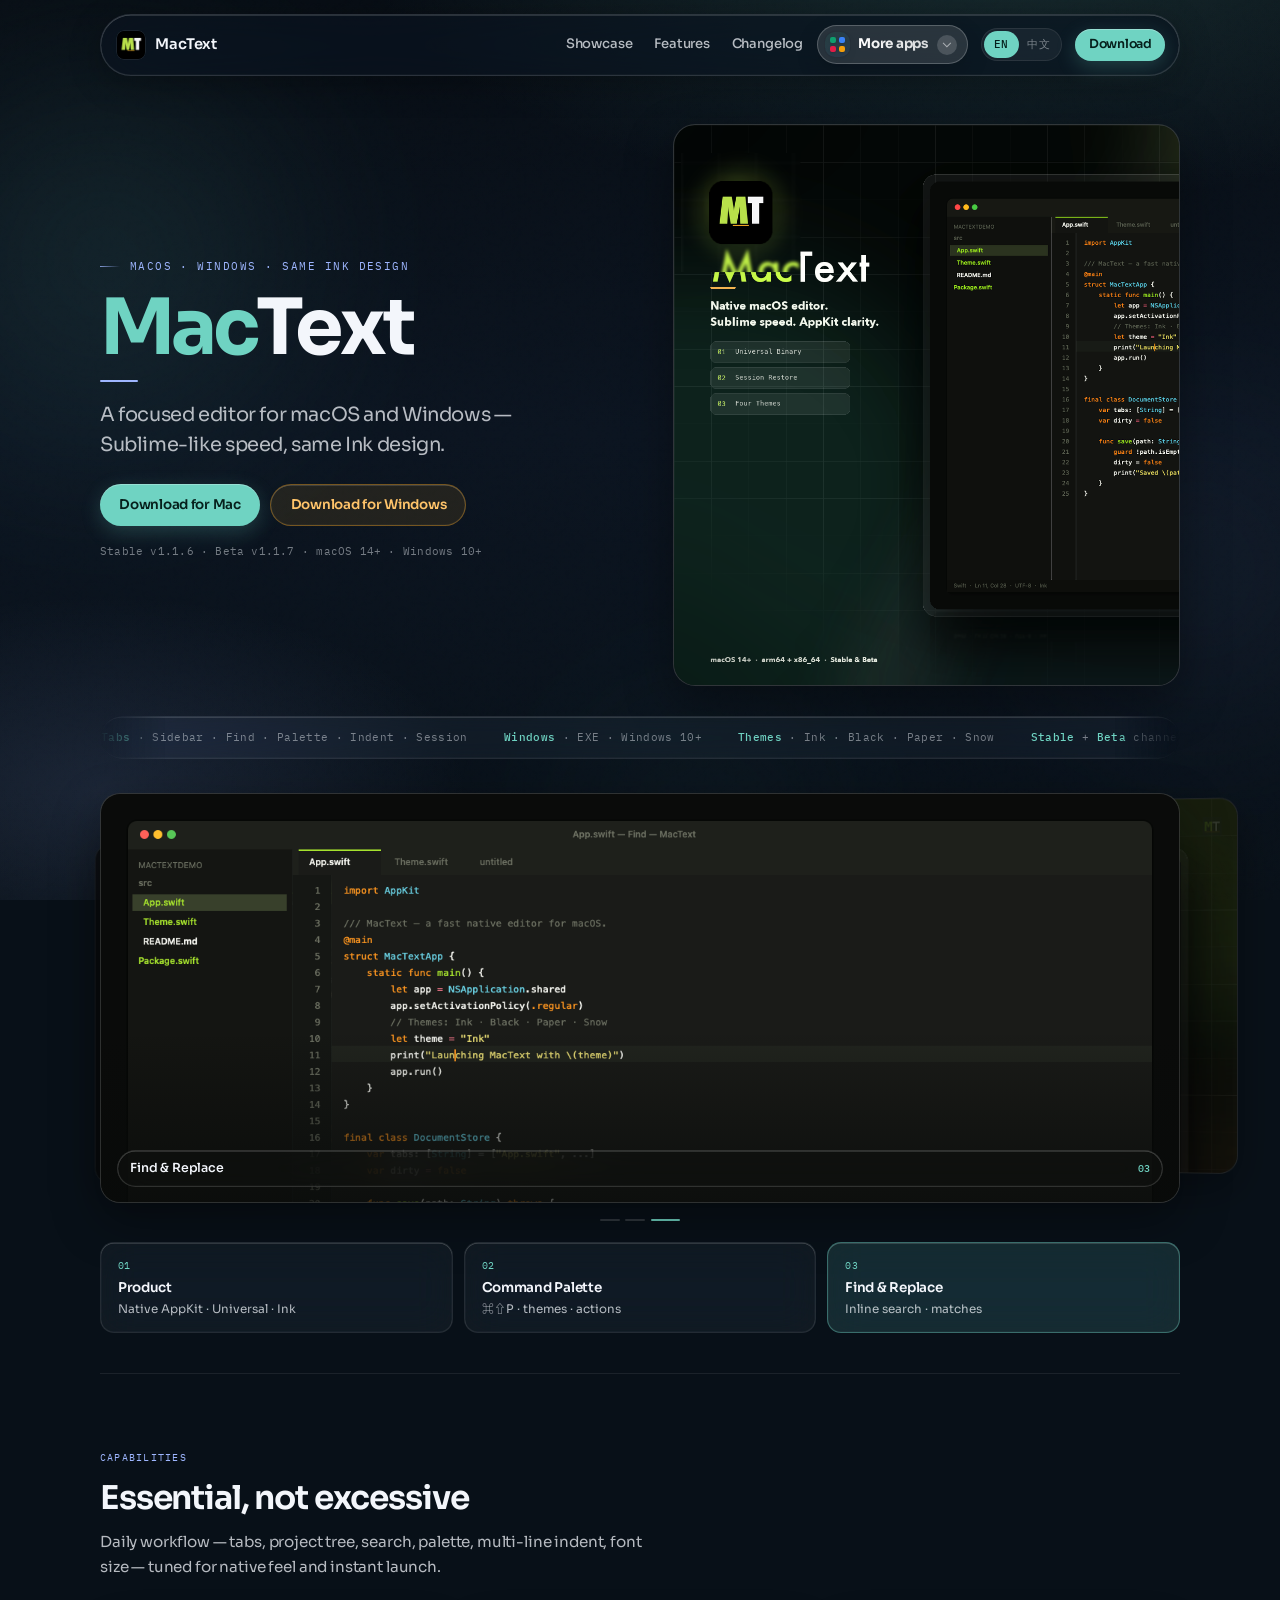
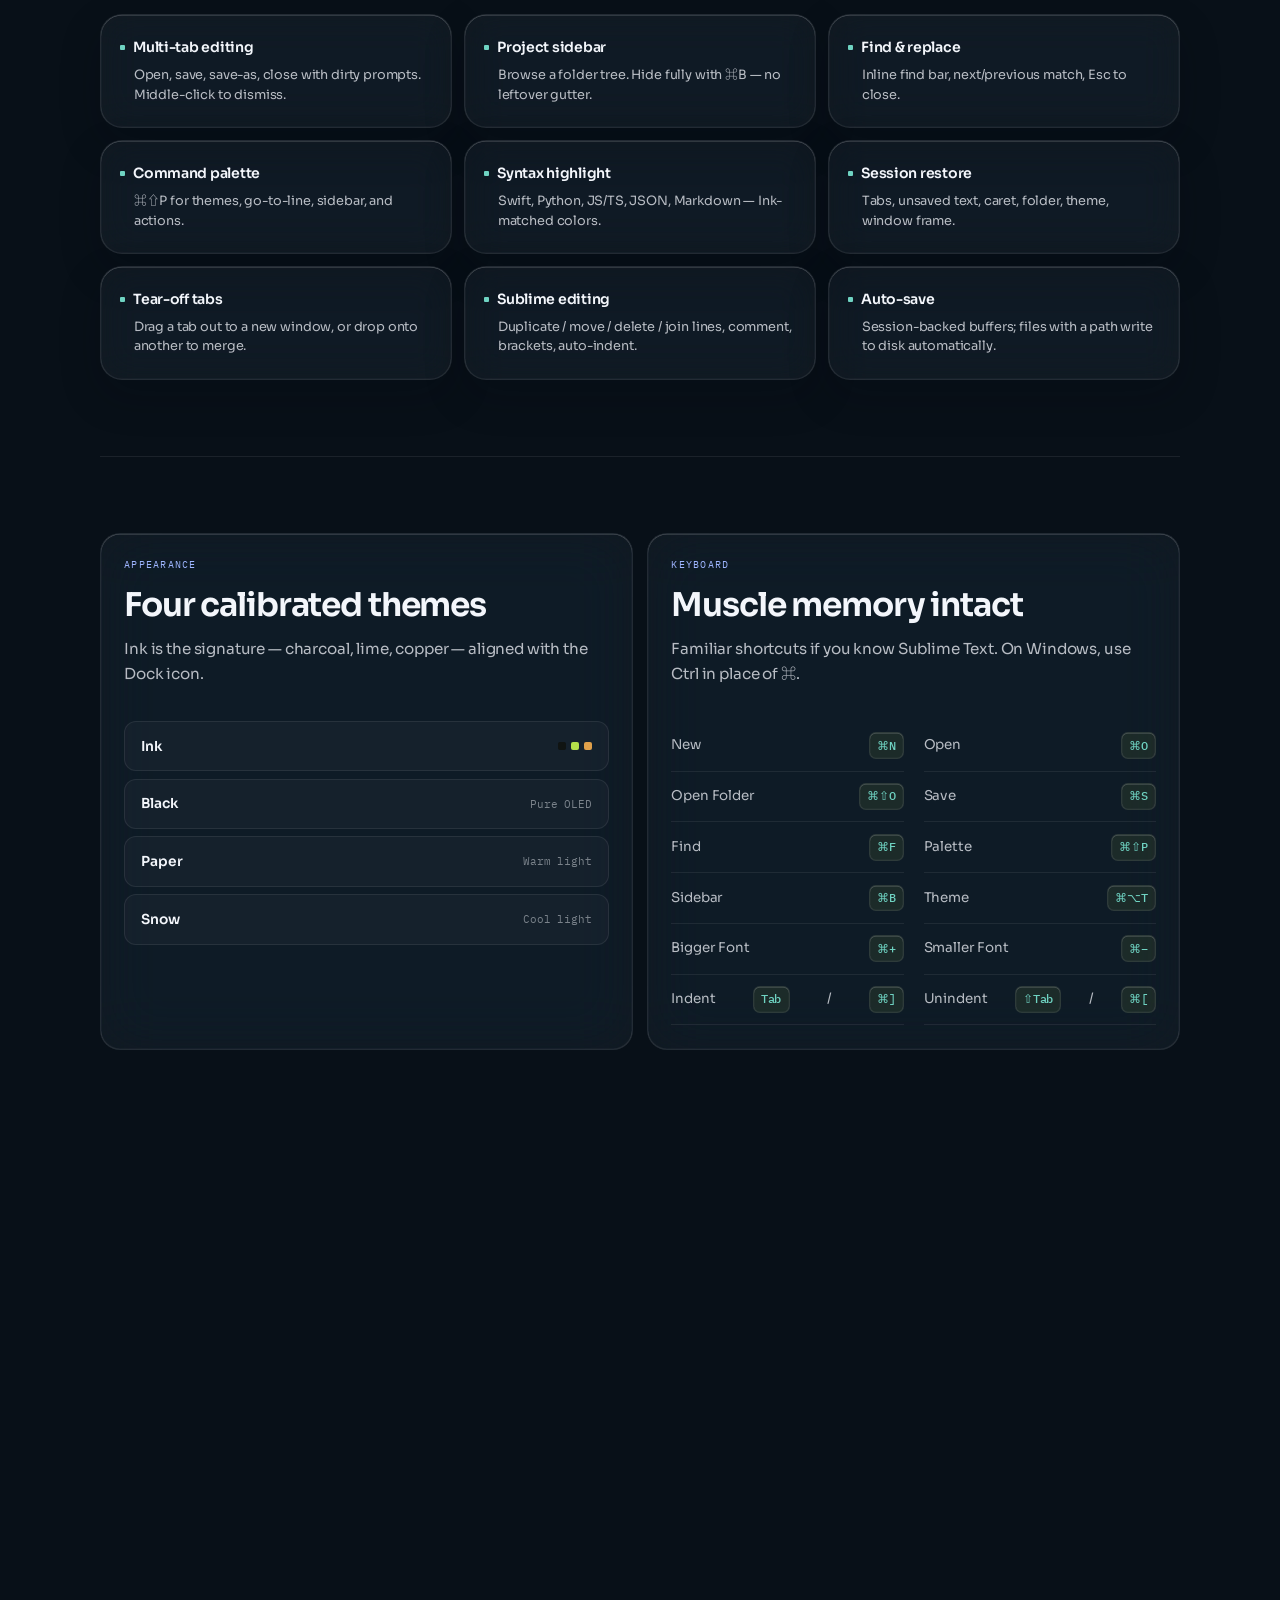
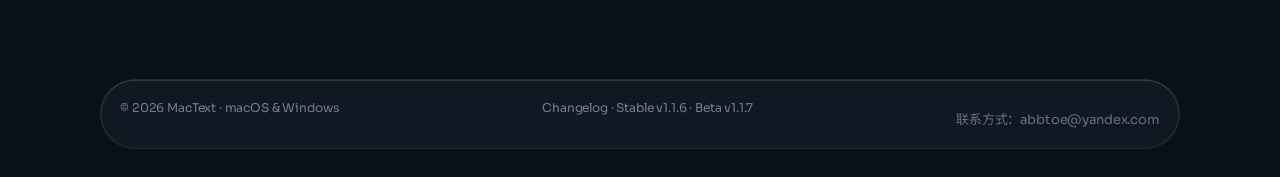
<file: docs/index.html>
<!DOCTYPE html>
<html lang="en">
<head>
  <meta charset="utf-8" />
  <meta name="viewport" content="width=device-width, initial-scale=1" />
  <meta name="twitter:description" content="MacText is a native macOS text editor: multi-tab files, sidebar, find and replace, command palette, syntax highlight, and session restore. Fast AppKit, not Electron." />
  <meta name="twitter:title" content="MacText — Mac Text Editor | Multi-tab Notes and Code" />
  <meta name="twitter:image" content="https://linux503.github.io/MacText/og-home.jpg" />
  <meta property="og:locale" content="zh_CN" />
  <meta property="og:site_name" content="MacText" />
  <meta name="author" content="linux503" />
  <meta name="keywords" content="MacText,Mac text editor,code editor,plain text editor,multi-tab editor,find and replace,command palette,syntax highlight,macOS editor,AppKit" />
  <title>MacText — Mac Text Editor | Multi-tab Notes and Code</title>
  <meta name="description" content="MacText is a native macOS text editor: multi-tab files, sidebar, find and replace, command palette, syntax highlight, and session restore. Fast AppKit, not Electron." />
  <meta name="robots" content="index, follow, max-image-preview:large, max-snippet:-1, max-video-preview:-1" />
  <link rel="canonical" href="https://linux503.github.io/MacText/" />
  <link rel="alternate" hreflang="en" href="https://linux503.github.io/MacText/" />
  <link rel="alternate" hreflang="zh-CN" href="https://linux503.github.io/MacText/zh/" />
  <link rel="alternate" hreflang="x-default" href="https://linux503.github.io/MacText/" />
  <meta property="og:type" content="website" />
  <meta property="og:title" content="MacText — Mac Text Editor | Multi-tab Notes and Code" />
  <meta property="og:description" content="MacText is a native macOS text editor: multi-tab files, sidebar, find and replace, command palette, syntax highlight, and session restore. Fast AppKit, not Electron." />
  <meta property="og:url" content="https://linux503.github.io/MacText/" />
  <meta property="og:image" content="https://linux503.github.io/MacText/og-home.jpg" />
  <meta name="twitter:card" content="summary_large_image" />
  <link rel="icon" href="assets/icon-256.png?v=115" />
  <link rel="preconnect" href="https://fonts.googleapis.com" />
  <link rel="preconnect" href="https://fonts.gstatic.com" crossorigin />
  <link href="https://fonts.googleapis.com/css2?family=IBM+Plex+Mono:wght@400;500&family=Noto+Sans+SC:wght@400;500;600;700&family=Sora:wght@400;500;600;700&display=swap" rel="stylesheet" />
  <link rel="stylesheet" href="assets/site.css?v=9" />
  <link rel="stylesheet" href="more-apps.css?v=7" />
  <script>
    (function () {
      try {
        var q = new URLSearchParams(location.search).get("lang");
        // Explicit English choice must stick — do not bounce back to /zh/.
        if (q === "en") {
          localStorage.setItem("mactext-lang", "en");
          return;
        }
        if (q === "zh") {
          localStorage.setItem("mactext-lang", "zh");
          location.replace("./zh/");
          return;
        }
        var saved = localStorage.getItem("mactext-lang");
        var nav = (navigator.language || "").toLowerCase();
        if (saved === "zh" || (!saved && nav.indexOf("zh") === 0)) {
          localStorage.setItem("mactext-lang", "zh");
          location.replace("./zh/");
        }
      } catch (e) {}
    })();
  </script>
  <meta name="twitter:image:alt" content="MacText homepage: native macOS text editor" />
  <meta property="og:image:secure_url" content="https://linux503.github.io/MacText/og-home.jpg" />
  <meta property="og:image:type" content="image/jpeg" />
  <meta property="og:image:width" content="1200" />
  <meta property="og:image:height" content="630" />
  <meta property="og:image:alt" content="MacText homepage: native macOS text editor" />
  <link rel="image_src" href="https://linux503.github.io/MacText/og-home.jpg" />
  <script type="application/ld+json" id="seo-app">
{
  "@context": "https://schema.org",
  "@type": "SoftwareApplication",
  "name": "MacText",
  "operatingSystem": "macOS, Windows",
  "applicationCategory": "UtilitiesApplication",
  "url": "https://linux503.github.io/MacText/",
  "description": "MacText is a native macOS text editor: multi-tab files, sidebar, find and replace, command palette, syntax highlight, and session restore. Fast AppKit, not Electron.",
  "image": "https://linux503.github.io/MacText/og-home.jpg",
  "screenshot": "https://linux503.github.io/MacText/og-home.jpg",
  "featureList": [
    "Multi-tab editing",
    "Find and replace",
    "Command palette",
    "Syntax highlight",
    "Session restore"
  ],
  "author": {
    "@type": "Person",
    "name": "linux503",
    "email": "abbtoe@yandex.com"
  },
  "offers": {
    "@type": "Offer",
    "price": "0",
    "priceCurrency": "USD"
  }
}
  </script>
</head>
<body>
  <div class="atmosphere" aria-hidden="true">
    <div class="orb orb-a"></div>
    <div class="orb orb-b"></div>
    <div class="orb orb-c"></div>
  </div>
  <div class="noise" aria-hidden="true"></div>
  <div class="page">
    <nav class="nav">
      <a class="brand" href="./">
        <img src="assets/icon-256.png?v=115" width="30" height="30" alt="" />
        MacText
      </a>
      <div class="nav-end">
        <button class="nav-toggle" type="button" aria-expanded="false" aria-label="Menu"><span></span><span></span></button>
        <div class="nav-links">
          <a href="#showcase" data-i18n="nav.shots">Showcase</a>
          <a href="#features" data-i18n="nav.features">Features</a>
          <a href="./changelog.html" data-i18n="nav.changelog">Changelog</a>
        </div>
                <details class="more-apps" data-more-apps="mactext" data-lang="en">
          <summary>
            <span class="more-apps-ico" aria-hidden="true"><i></i><i></i><i></i><i></i></span>
            <span class="more-apps-label">More apps</span>
            <span class="more-apps-chevron" aria-hidden="true"></span>
          </summary>
          <div class="more-apps-panel" role="menu">
            <div class="more-apps-head">Other tools by linux503</div>
            <a href="https://linux503.github.io/Flare/" target="_blank" rel="noopener noreferrer" role="menuitem" style="--app-accent:#111111">
              <img class="more-apps-logo" src="assets/apps/flare.png" alt="" width="32" height="32" />
              <span class="app-name">Flare</span>
              <span class="app-desc">Screenshot, recording, new TXT/Word/PPT</span>
              <span class="more-apps-arrow" aria-hidden="true">↗</span>
            </a>
            <a href="https://linux503.github.io/ZipX/" target="_blank" rel="noopener noreferrer" role="menuitem" style="--app-accent:#e84d32">
              <img class="more-apps-logo" src="assets/apps/zipx.png" alt="" width="32" height="32" />
              <span class="app-name">ZipX</span>
              <span class="app-desc">Compress & extract</span>
              <span class="more-apps-arrow" aria-hidden="true">↗</span>
            </a>
            <a href="https://linux503.github.io/suptools/" target="_blank" rel="noopener noreferrer" role="menuitem" style="--app-accent:#0d7a6c">
              <img class="more-apps-logo" src="assets/apps/suptools.png" alt="" width="32" height="32" />
              <span class="app-name">SupTools</span>
              <span class="app-desc">macOS super toolbox</span>
              <span class="more-apps-arrow" aria-hidden="true">↗</span>
            </a>
            <a href="https://linux503.github.io/MacFan/" target="_blank" rel="noopener noreferrer" role="menuitem" style="--app-accent:#0891b2">
              <img class="more-apps-logo" src="assets/apps/macfan.png" alt="" width="32" height="32" />
              <span class="app-name">MacFan</span>
              <span class="app-desc">Precise Mac fan control</span>
              <span class="more-apps-arrow" aria-hidden="true">↗</span>
            </a>
            <a href="https://linux503.github.io/FilesDesk/" target="_blank" rel="noopener noreferrer" role="menuitem" style="--app-accent:#2563eb">
              <img class="more-apps-logo" src="assets/apps/filesdesk.png" alt="" width="32" height="32" />
              <span class="app-name">FilesDesk</span>
              <span class="app-desc">Smart batch rename</span>
              <span class="more-apps-arrow" aria-hidden="true">↗</span>
            </a>
            <a href="https://linux503.github.io/LocaDesk/" target="_blank" rel="noopener noreferrer" role="menuitem" style="--app-accent:#7c3aed">
              <img class="more-apps-logo" src="assets/apps/locadesk.png" alt="" width="32" height="32" />
              <span class="app-name">LocaDesk</span>
              <span class="app-desc">Simulate iPhone location</span>
              <span class="more-apps-arrow" aria-hidden="true">↗</span>
            </a>
            <a href="https://linux503.github.io/BattyBar/" target="_blank" rel="noopener noreferrer" role="menuitem" style="--app-accent:#16a34a">
              <img class="more-apps-logo" src="assets/apps/battybar.png" alt="" width="32" height="32" />
              <span class="app-name">BattyBar</span>
              <span class="app-desc">MacBook battery control</span>
              <span class="more-apps-arrow" aria-hidden="true">↗</span>
            </a>
            <a href="https://linux503.github.io/RemoteX/" target="_blank" rel="noopener noreferrer" role="menuitem" style="--app-accent:#e11d48">
              <img class="more-apps-logo" src="assets/apps/remotex.png" alt="" width="32" height="32" />
              <span class="app-name">RemoteX</span>
              <span class="app-desc">Remote desktop, connect anywhere</span>
              <span class="more-apps-arrow" aria-hidden="true">↗</span>
            </a>
          </div>
        </details>
        <a class="lang-switch" href="./zh/" data-lang="zh" aria-label="Switch to 中文">
          <span class="is-on">EN</span>
          <span>中文</span>
        </a>
        <a class="btn btn-solid btn-sm" href="#download" data-i18n="nav.dl">Download</a>
      </div>
    </nav>

    <header class="hero">
      <div class="hero-grid">
        <div>
          <p class="eyebrow" data-i18n="hero.eye">macOS · Windows · Same Ink design</p>
          <p class="mark"><span>Mac</span>Text</p>
          <div class="accent-bar" aria-hidden="true"></div>
          <h1 data-i18n="hero.h1">A focused editor for macOS and Windows — Sublime-like speed, same Ink design.</h1>
          <div class="actions">
            <a class="btn btn-solid" id="hero-stable" href="https://github.com/linux503/MacText/releases/download/v1.1.6/MacText-1.1.6.dmg" data-i18n="hero.cta">Download for Mac</a>
            <a class="btn btn-beta" id="hero-win" href="https://github.com/linux503/MacText/releases/download/v1.1.7/MacText-1.1.7-Windows-x64.exe" data-i18n="hero.win">Download for Windows</a>
          </div>
          <p class="meta" id="hero-meta">Stable v1.1.6 · Beta v1.1.7 · macOS 14+ · Windows 10+</p>
        </div>
        <aside class="hero-visual" aria-label="Product preview">
          <div class="hero-frame">
            <img src="screenshots/product-hero.png?v=115" alt="MacText product introduction" width="880" height="560" />
          </div>
        </aside>
      </div>

      <div class="ticker" aria-hidden="true">
        <div class="ticker-track">
          <span><b>Tabs</b> · Sidebar · Find · Palette · Indent · Session</span>
          <span><b>Windows</b> · EXE · Windows 10+</span>
          <span><b>Themes</b> · Ink · Black · Paper · Snow</span>
          <span><b>Stable</b> + <b>Beta</b> channels</span>
          <span><b>Tabs</b> · Sidebar · Find · Palette · Indent · Session</span>
          <span><b>Windows</b> · EXE · Windows 10+</span>
          <span><b>Themes</b> · Ink · Black · Paper · Snow</span>
          <span><b>Stable</b> + <b>Beta</b> channels</span>
        </div>
      </div>

      <div class="showcase-block reveal" id="showcase">
        <div class="showcase" aria-roledescription="carousel">
          <div class="glow" aria-hidden="true"></div>
          <div class="deck" id="deck">
            <figure class="shot" data-index="0" data-pos="0" tabindex="0">
              <img src="screenshots/product-hero.png?v=115" alt="MacText product introduction" data-i18n-alt="shot1.alt" />
              <figcaption class="label"><span data-i18n="shot1.t">Product</span><em>01</em></figcaption>
            </figure>
            <figure class="shot" data-index="1" data-pos="1" tabindex="0">
              <img src="screenshots/command-palette.png" alt="" data-i18n-alt="shot2.alt" />
              <figcaption class="label"><span data-i18n="shot2.t">Command Palette</span><em>02</em></figcaption>
            </figure>
            <figure class="shot" data-index="2" data-pos="2" tabindex="0">
              <img src="screenshots/editor-find.png" alt="" data-i18n-alt="shot3.alt" />
              <figcaption class="label"><span data-i18n="shot3.t">Find &amp; Replace</span><em>03</em></figcaption>
            </figure>
          </div>
        </div>
        <div class="progress" id="dots" role="tablist" aria-label="Screenshots"></div>
        <div class="controls" id="rail" role="tablist">
          <button type="button" data-go="0" aria-current="true">
            <span class="n">01</span>
            <span class="t" data-i18n="shot1.t">Product</span>
            <span class="d" data-i18n="shot1.d">Native AppKit · Universal · Ink</span>
          </button>
          <button type="button" data-go="1">
            <span class="n">02</span>
            <span class="t" data-i18n="shot2.t">Command Palette</span>
            <span class="d" data-i18n="shot2.d">⌘⇧P · themes · actions</span>
          </button>
          <button type="button" data-go="2">
            <span class="n">03</span>
            <span class="t" data-i18n="shot3.t">Find &amp; Replace</span>
            <span class="d" data-i18n="shot3.d">Inline search · matches</span>
          </button>
        </div>
      </div>
    </header>

    <section id="features" class="reveal">
      <div class="sec-head">
        <p class="kicker" data-i18n="f.k">Capabilities</p>
        <h2 class="h2" data-i18n="f.title">Essential, not excessive</h2>
        <p class="lead" data-i18n="f.lead">Daily workflow — tabs, project tree, search, palette, multi-line indent, font size — tuned for native feel and instant launch.</p>
      </div>
      <div class="matrix">
        <article class="cell"><b data-i18n="f1t">Multi-tab editing</b><p data-i18n="f1d">Open, save, save-as, close with dirty prompts. Middle-click to dismiss.</p></article>
        <article class="cell"><b data-i18n="f2t">Project sidebar</b><p data-i18n="f2d">Browse a folder tree. Hide fully with ⌘B — no leftover gutter.</p></article>
        <article class="cell"><b data-i18n="f3t">Find &amp; replace</b><p data-i18n="f3d">Inline find bar, next/previous match, Esc to close.</p></article>
        <article class="cell"><b data-i18n="f4t">Command palette</b><p data-i18n="f4d">⌘⇧P for themes, go-to-line, sidebar, and actions.</p></article>
        <article class="cell"><b data-i18n="f5t">Syntax highlight</b><p data-i18n="f5d">Swift, Python, JS/TS, JSON, Markdown — Ink-matched colors.</p></article>
        <article class="cell"><b data-i18n="f6t">Session restore</b><p data-i18n="f6d">Tabs, unsaved text, caret, folder, theme, window frame.</p></article>
        <article class="cell"><b>Tear-off tabs</b><p>Drag a tab out to a new window, or drop onto another to merge.</p></article>
        <article class="cell"><b>Sublime editing</b><p>Duplicate / move / delete / join lines, comment, brackets, auto-indent.</p></article>
        <article class="cell"><b>Auto-save</b><p>Session-backed buffers; files with a path write to disk automatically.</p></article>
      </div>
    </section>

    <section id="more" class="reveal">
      <div class="split">
        <div>
          <div class="sec-head">
            <p class="kicker" data-i18n="th.k">Appearance</p>
            <h2 class="h2" data-i18n="th.title">Four calibrated themes</h2>
            <p class="lead" data-i18n="th.lead">Ink is the signature — charcoal, lime, copper — aligned with the Dock icon.</p>
          </div>
          <div class="theme-list">
            <div class="theme-row"><strong>Ink</strong><span class="dots" aria-hidden="true"><i style="background:#101412"></i><i style="background:#b4e04a"></i><i style="background:#e0a04a"></i></span></div>
            <div class="theme-row"><strong>Black</strong><em data-i18n="th.black">Pure OLED</em></div>
            <div class="theme-row"><strong>Paper</strong><em data-i18n="th.paper">Warm light</em></div>
            <div class="theme-row"><strong>Snow</strong><em data-i18n="th.snow">Cool light</em></div>
          </div>
        </div>
        <div>
          <div class="sec-head">
            <p class="kicker" data-i18n="k.k">Keyboard</p>
            <h2 class="h2" data-i18n="k.title">Muscle memory intact</h2>
            <p class="lead" data-i18n="k.lead">Familiar shortcuts if you know Sublime Text. On Windows, use Ctrl in place of ⌘.</p>
          </div>
          <div class="keys">
            <div><span data-i18n="k.new">New</span><kbd>⌘N</kbd></div>
            <div><span data-i18n="k.open">Open</span><kbd>⌘O</kbd></div>
            <div><span data-i18n="k.folder">Open Folder</span><kbd>⌘⇧O</kbd></div>
            <div><span data-i18n="k.save">Save</span><kbd>⌘S</kbd></div>
            <div><span data-i18n="k.find">Find</span><kbd>⌘F</kbd></div>
            <div><span data-i18n="k.pal">Palette</span><kbd>⌘⇧P</kbd></div>
            <div><span data-i18n="k.side">Sidebar</span><kbd>⌘B</kbd></div>
            <div><span data-i18n="k.theme">Theme</span><kbd>⌘⌥T</kbd></div>
            <div><span>Bigger Font</span><kbd>⌘+</kbd></div>
            <div><span>Smaller Font</span><kbd>⌘−</kbd></div>
            <div><span>Indent</span><kbd>Tab</kbd> / <kbd>⌘]</kbd></div>
            <div><span>Unindent</span><kbd>⇧Tab</kbd> / <kbd>⌘[</kbd></div>
          </div>
        </div>
      </div>
    </section>

    <section class="download reveal" id="download">
      <div class="sec-head">
        <p class="kicker" data-i18n="dl.k">Install</p>
        <h2 class="h2" data-i18n="dl.title">macOS and Windows</h2>
        <p class="lead" data-i18n="dl.lead">Mac: open the DMG and drop MacText into Applications. Windows: download the EXE and run it — same Ink design, tabs, sidebar, find, and command palette. Windows 10 or later.</p>
      </div>
      <div class="dl-channels">
        <div class="dl-card">
          <span class="label" data-i18n="dl.stableLabel">Mac · Stable</span>
          <div class="ver" id="dl-stable-ver">MacText 1.1.6</div>
          <p class="hint" id="dl-stable-notes" data-i18n="dl.stableHint">Recommended for daily use on macOS 14+.</p>
          <div class="actions">
            <a class="btn btn-solid" id="dl-stable" href="https://github.com/linux503/MacText/releases/download/v1.1.6/MacText-1.1.6.dmg" data-i18n="dl.cta">Download for Mac</a>
          </div>
        </div>
        <div class="dl-card is-beta">
          <span class="label" data-i18n="dl.betaLabel">Mac · Beta</span>
          <div class="ver" id="dl-beta-ver">MacText 1.1.7</div>
          <p class="hint" id="dl-beta-notes" data-i18n="dl.betaHint">Latest macOS build. Becomes Stable on the next release.</p>
          <div class="actions">
            <a class="btn btn-beta" id="dl-beta" href="https://github.com/linux503/MacText/releases/download/v1.1.7/MacText-1.1.7.dmg" data-i18n="dl.beta">Download Beta</a>
          </div>
        </div>
        <div class="dl-card is-win">
          <span class="label" data-i18n="dl.winLabel">Windows</span>
          <div class="ver" id="dl-win-ver">MacText 1.1.7</div>
          <p class="hint" id="dl-win-notes" data-i18n="dl.winHint">Standalone EXE. Same Ink design as the Mac app. Windows 10+.</p>
          <div class="actions">
            <a class="btn btn-solid" id="dl-win" href="https://github.com/linux503/MacText/releases/download/v1.1.7/MacText-1.1.7-Windows-x64.exe" data-i18n="dl.win">Download EXE</a>
          </div>
        </div>
      </div>
    </section>

    <footer>
      <span data-i18n="ft">© 2026 MacText · macOS &amp; Windows</span>
      <span><a href="./changelog.html" data-i18n="nav.changelog">Changelog</a> · <span id="footer-stable">Stable v1.1.6</span> · <span id="footer-beta">Beta v1.1.7</span></span>
    
      <p class="seo-contact" style="margin:.7rem 0 0;font-size:13px;line-height:1.5;opacity:.85">联系方式：<a href="mailto:abbtoe@yandex.com">abbtoe@yandex.com</a></p>
</footer>
  </div>

  <script>
    const I18N = {
      en: {
        title: "MacText — Native macOS Text Editor | Sublime-like Speed",
        desc: "Native AppKit text editor for macOS: multi-tabs, sidebar, find & replace, command palette, syntax highlight, session restore.",
        ogTitle: "MacText — Native macOS Text Editor",
        ogDesc: "Sublime-like core. Native AppKit. Universal Binary.",
        "nav.shots": "Showcase", "nav.features": "Features", "nav.changelog": "Changelog", "nav.dl": "Download",
        "hero.eye": "macOS · Windows · Same Ink design",
        "hero.h1": "A focused editor for macOS and Windows — Sublime-like speed, same Ink design.",
        "hero.cta": "Download for Mac", "hero.beta": "Try Beta", "hero.win": "Download for Windows", "hero.src": "View source",
        "stat.t1": "Runtime", "stat.t2": "Binary", "stat.t3": "Scope",
        "stat.1": "Native Cocoa stack", "stat.2": "Apple Silicon & Intel", "stat.3": "Editor essentials, polished",
        "shot1.t": "Product", "shot1.d": "Native AppKit · Universal · Ink", "shot1.alt": "MacText product introduction — native macOS editor",
        "shot2.t": "Command Palette", "shot2.d": "⌘⇧P · themes · actions", "shot2.alt": "MacText command palette",
        "shot3.t": "Find & Replace", "shot3.d": "Inline search · matches", "shot3.alt": "MacText find and replace",
        "f.k": "Capabilities", "f.title": "Essential, not excessive",
        "f.lead": "Daily workflow — tabs, project tree, search, palette, multi-line indent, font size — tuned for native feel and instant launch.",
        "f1t": "Multi-tab editing", "f1d": "Open, save, save-as, close with dirty prompts. Middle-click to dismiss.",
        "f2t": "Project sidebar", "f2d": "Browse a folder tree. Hide fully with ⌘B — no leftover gutter.",
        "f3t": "Find & replace", "f3d": "Inline find bar, next/previous match, Esc to close.",
        "f4t": "Command palette", "f4d": "⌘⇧P for themes, go-to-line, sidebar, and actions.",
        "f5t": "Syntax highlight", "f5d": "Swift, Python, JS/TS, JSON, Markdown — Ink-matched colors.",
        "f6t": "Session restore", "f6d": "Tabs, unsaved text, caret, folder, theme, window frame.",
        "th.k": "Appearance", "th.title": "Four calibrated themes",
        "th.lead": "Ink is the signature — charcoal, lime, copper — aligned with the Dock icon.",
        "th.black": "Pure OLED", "th.paper": "Warm light", "th.snow": "Cool light",
        "k.k": "Keyboard", "k.title": "Muscle memory intact", "k.lead": "Familiar shortcuts if you know Sublime Text. On Windows, use Ctrl in place of ⌘.",
        "k.new": "New", "k.open": "Open", "k.folder": "Open Folder", "k.save": "Save",
        "k.find": "Find", "k.pal": "Palette", "k.side": "Sidebar", "k.theme": "Theme",
        "dl.k": "Install", "dl.title": "macOS and Windows",
        "dl.lead": "Mac: open the DMG and drop MacText into Applications. Windows: download the EXE and run it — same Ink design, tabs, sidebar, find, and command palette. Windows 10 or later.",
        "dl.stableLabel": "Mac · Stable", "dl.betaLabel": "Mac · Beta", "dl.winLabel": "Windows",
        "dl.stableHint": "Recommended for daily use on macOS 14+.",
        "dl.betaHint": "Latest macOS build. Becomes Stable on the next release.",
        "dl.winHint": "Standalone EXE. Same Ink design as the Mac app. Windows 10+.",
        "dl.cta": "Download for Mac", "dl.beta": "Download Beta", "dl.win": "Download EXE", "dl.all": "All releases",
        "ft": "© 2026 MacText · macOS & Windows"
      },
      zh: {
        title: "MacText — 原生 macOS 文本编辑器 | Sublime 级效率",
        desc: "面向 macOS 的原生 AppKit 文本编辑器：多标签、侧边栏、查找替换、命令面板、语法高亮与会话恢复。",
        ogTitle: "MacText — 原生 macOS 文本编辑器",
        ogDesc: "Sublime 核心体验。原生 AppKit。Universal Binary。",
        "nav.shots": "界面", "nav.features": "功能", "nav.changelog": "更新记录", "nav.dl": "下载",
        "hero.eye": "macOS · Windows · 同款 Ink 设计",
        "hero.h1": "macOS 与 Windows 同一套编辑器：Sublime 级手感，同款 Ink 设计。",
        "hero.cta": "下载 Mac 版", "hero.beta": "体验版", "hero.win": "下载 Windows 版", "hero.src": "查看源码",
        "stat.t1": "运行时", "stat.t2": "二进制", "stat.t3": "范围",
        "stat.1": "原生 Cocoa 栈", "stat.2": "Apple Silicon 与 Intel", "stat.3": "核心编辑能力，精修打磨",
        "shot1.t": "产品介绍", "shot1.d": "原生 AppKit · Universal · Ink", "shot1.alt": "MacText 产品介绍图",
        "shot2.t": "命令面板", "shot2.d": "⌘⇧P · 主题 · 操作", "shot2.alt": "MacText 命令面板",
        "shot3.t": "查找替换", "shot3.d": "内联搜索 · 匹配", "shot3.alt": "MacText 查找替换",
        "f.k": "能力", "f.title": "够用，不过度",
        "f.lead": "日常真正会用到的能力——标签、项目树、搜索、命令面板、多行缩进、字体大小——为原生体验与秒开而打磨。",
        "f1t": "多标签编辑", "f1d": "打开 / 保存 / 另存为 / 关闭，未保存提示；中键关闭。",
        "f2t": "项目侧边栏", "f2d": "浏览文件夹树。⌘B 完全隐藏，不留空白边条。",
        "f3t": "查找与替换", "f3d": "内联查找栏，上一个 / 下一个，Esc 关闭。",
        "f4t": "命令面板", "f4d": "⌘⇧P 切换主题、跳转行、侧边栏等。",
        "f5t": "语法高亮", "f5d": "Swift、Python、JS/TS、JSON、Markdown，配色贴合 Ink。",
        "f6t": "会话恢复", "f6d": "标签、未保存内容、光标、文件夹、主题与窗口。",
        "th.k": "外观", "th.title": "四套校准主题",
        "th.lead": "Ink 是标志性外观——炭黑、石灰绿、铜金——与程序坞图标一致。",
        "th.black": "纯黑 OLED", "th.paper": "暖色浅色", "th.snow": "冷色浅色",
        "k.k": "快捷键", "k.title": "肌肉记忆不浪费", "k.lead": "熟悉 Sublime 的人会立刻上手。Windows 上用 Ctrl 代替 ⌘。",
        "k.new": "新建", "k.open": "打开", "k.folder": "打开文件夹", "k.save": "保存",
        "k.find": "查找", "k.pal": "命令面板", "k.side": "侧边栏", "k.theme": "主题",
        "dl.k": "安装", "dl.title": "支持 macOS 与 Windows",
        "dl.lead": "Mac：打开 DMG，拖进「应用程序」。Windows：下载 EXE 直接运行，界面与 Mac 版同款 Ink 设计。需要 Windows 10 或更高版本。",
        "dl.stableLabel": "Mac · 稳定版", "dl.betaLabel": "Mac · 体验版", "dl.winLabel": "Windows",
        "dl.stableHint": "推荐在 macOS 14+ 日常使用。",
        "dl.betaHint": "最新 macOS 构建。下次发版时会变成稳定版。",
        "dl.winHint": "独立 EXE。与 Mac 版同款 Ink 设计。Windows 10+。",
        "dl.cta": "下载 Mac 版", "dl.beta": "下载体验版", "dl.win": "下载 EXE", "dl.all": "全部版本",
        "ft": "© 2026 MacText · macOS 与 Windows"
      }
    };

    // Persist English preference when staying on this page.
    (function () {
      localStorage.setItem("mactext-lang", "en");
      document.documentElement.lang = "en";
      if (new URLSearchParams(location.search).get("lang") === "en") {
        try { history.replaceState(null, "", location.pathname + location.hash); } catch (e) {}
      }
      document.querySelectorAll("[data-lang]").forEach(function (a) {
        a.addEventListener("click", function () {
          localStorage.setItem("mactext-lang", a.getAttribute("data-lang"));
        });
      });
    })();

    (function () {
      const cards = [...document.querySelectorAll(".shot")];
      const rail = document.getElementById("rail");
      const dots = document.getElementById("dots");
      let active = 0, timer;
      cards.forEach((_, i) => {
        const d = document.createElement("button");
        d.type = "button";
        d.setAttribute("aria-label", "Shot " + (i + 1));
        d.addEventListener("click", () => go(i));
        dots.appendChild(d);
      });
      function layout() {
        const order = [0, 1, 2].map((o) => (active + o) % 3);
        cards.forEach((card) => {
          card.dataset.pos = String(order.indexOf(Number(card.dataset.index)));
        });
        dots.querySelectorAll("button").forEach((b, i) => b.setAttribute("aria-current", i === active ? "true" : "false"));
        rail.querySelectorAll("button").forEach((b) => b.setAttribute("aria-current", Number(b.dataset.go) === active ? "true" : "false"));
      }
      function go(i) { active = ((i % 3) + 3) % 3; layout(); restart(); }
      function next() { go(active + 1); }
      function restart() { clearInterval(timer); timer = setInterval(next, 4800); }
      cards.forEach((c) => {
        c.addEventListener("click", () => go(Number(c.dataset.index)));
        c.addEventListener("keydown", (e) => {
          if (e.key === "Enter" || e.key === " ") { e.preventDefault(); go(Number(c.dataset.index)); }
        });
      });
      rail.querySelectorAll("button").forEach((b) => b.addEventListener("click", () => go(Number(b.dataset.go))));
      const stage = document.getElementById("showcase");
      stage.addEventListener("mouseenter", () => clearInterval(timer));
      stage.addEventListener("mouseleave", restart);
      layout(); restart();
    })();

    // Fill Stable / Beta download links from version.json (single source of truth).
    (function () {
      const url = "version.json?ts=" + Date.now();
      fetch(url, { cache: "no-store" })
        .then((r) => (r.ok ? r.json() : Promise.reject()))
        .then((data) => {
          const stable = data.stable || data;
          const beta = data.beta;
          const setHref = (id, href) => {
            const el = document.getElementById(id);
            if (el && href) el.setAttribute("href", href);
          };
          const setText = (id, text) => {
            const el = document.getElementById(id);
            if (el && text) el.textContent = text;
          };
          if (stable && stable.version) {
            setHref("hero-stable", stable.dmg);
            setHref("dl-stable", stable.dmg);
            setText("dl-stable-ver", "MacText " + stable.version);
            setText("footer-stable", "Stable v" + stable.version);
            if (stable.notes) setText("dl-stable-notes", stable.notes);
          }
          if (beta && beta.version) {
            setHref("dl-beta", beta.dmg);
            setText("dl-beta-ver", "MacText " + beta.version);
            setText("footer-beta", "Beta v" + beta.version);
            if (beta.notes) setText("dl-beta-notes", beta.notes);
          }
          const exe = (beta && beta.exe) || data.exe;
          if (exe) {
            setHref("hero-win", exe);
            setHref("dl-win", exe);
            const winVer = (beta && beta.version) || stable.version;
            if (winVer) setText("dl-win-ver", "MacText " + winVer);
          }
          const meta = document.getElementById("hero-meta");
          if (meta && stable && beta) {
            meta.textContent = "Stable v" + stable.version + " · Beta v" + beta.version + " · macOS 14+ · Windows 10+";
          } else if (meta && stable) {
            meta.textContent = "Stable v" + stable.version + " · macOS 14+ · Windows 10+";
          }
        })
        .catch(() => {});
    })();
  </script>
  <script src="assets/site.js?v=7" defer></script>
  <script src="more-apps.js?v=6" defer></script>
</body>
</html>
</file>
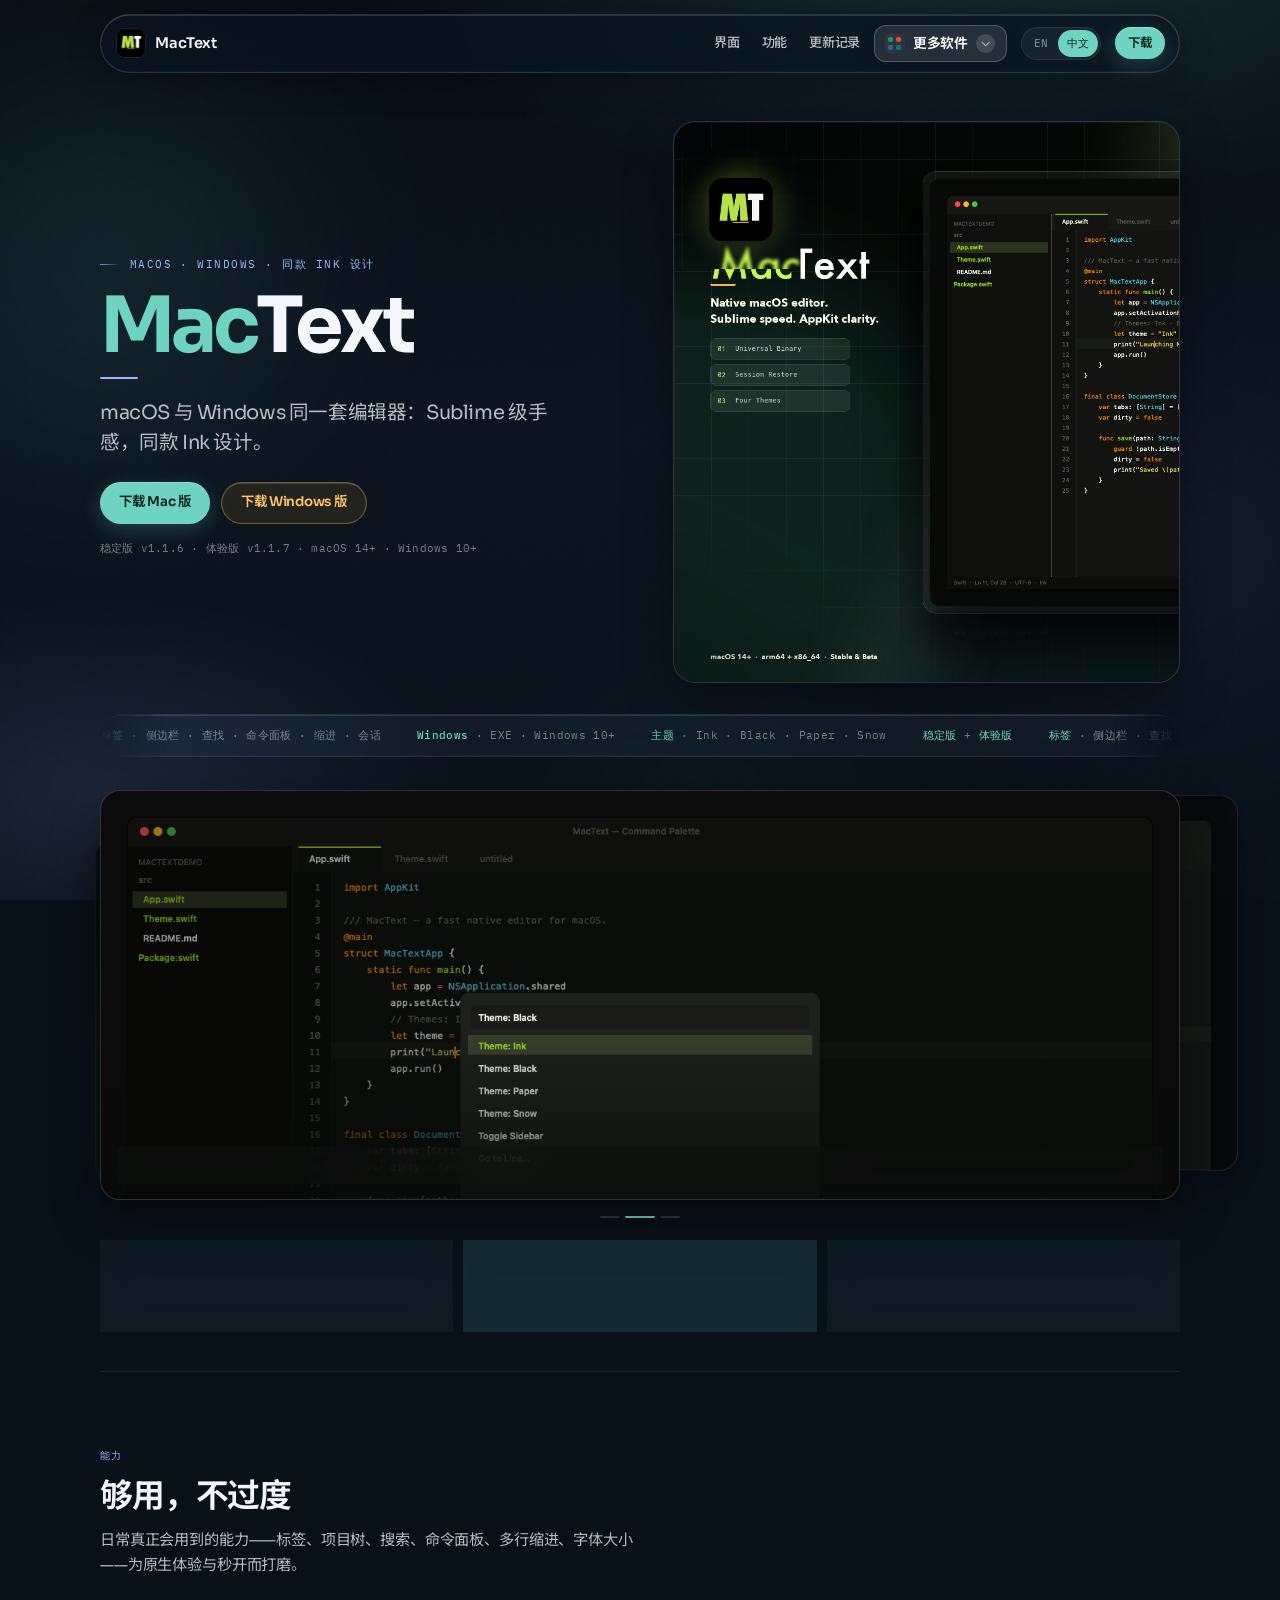
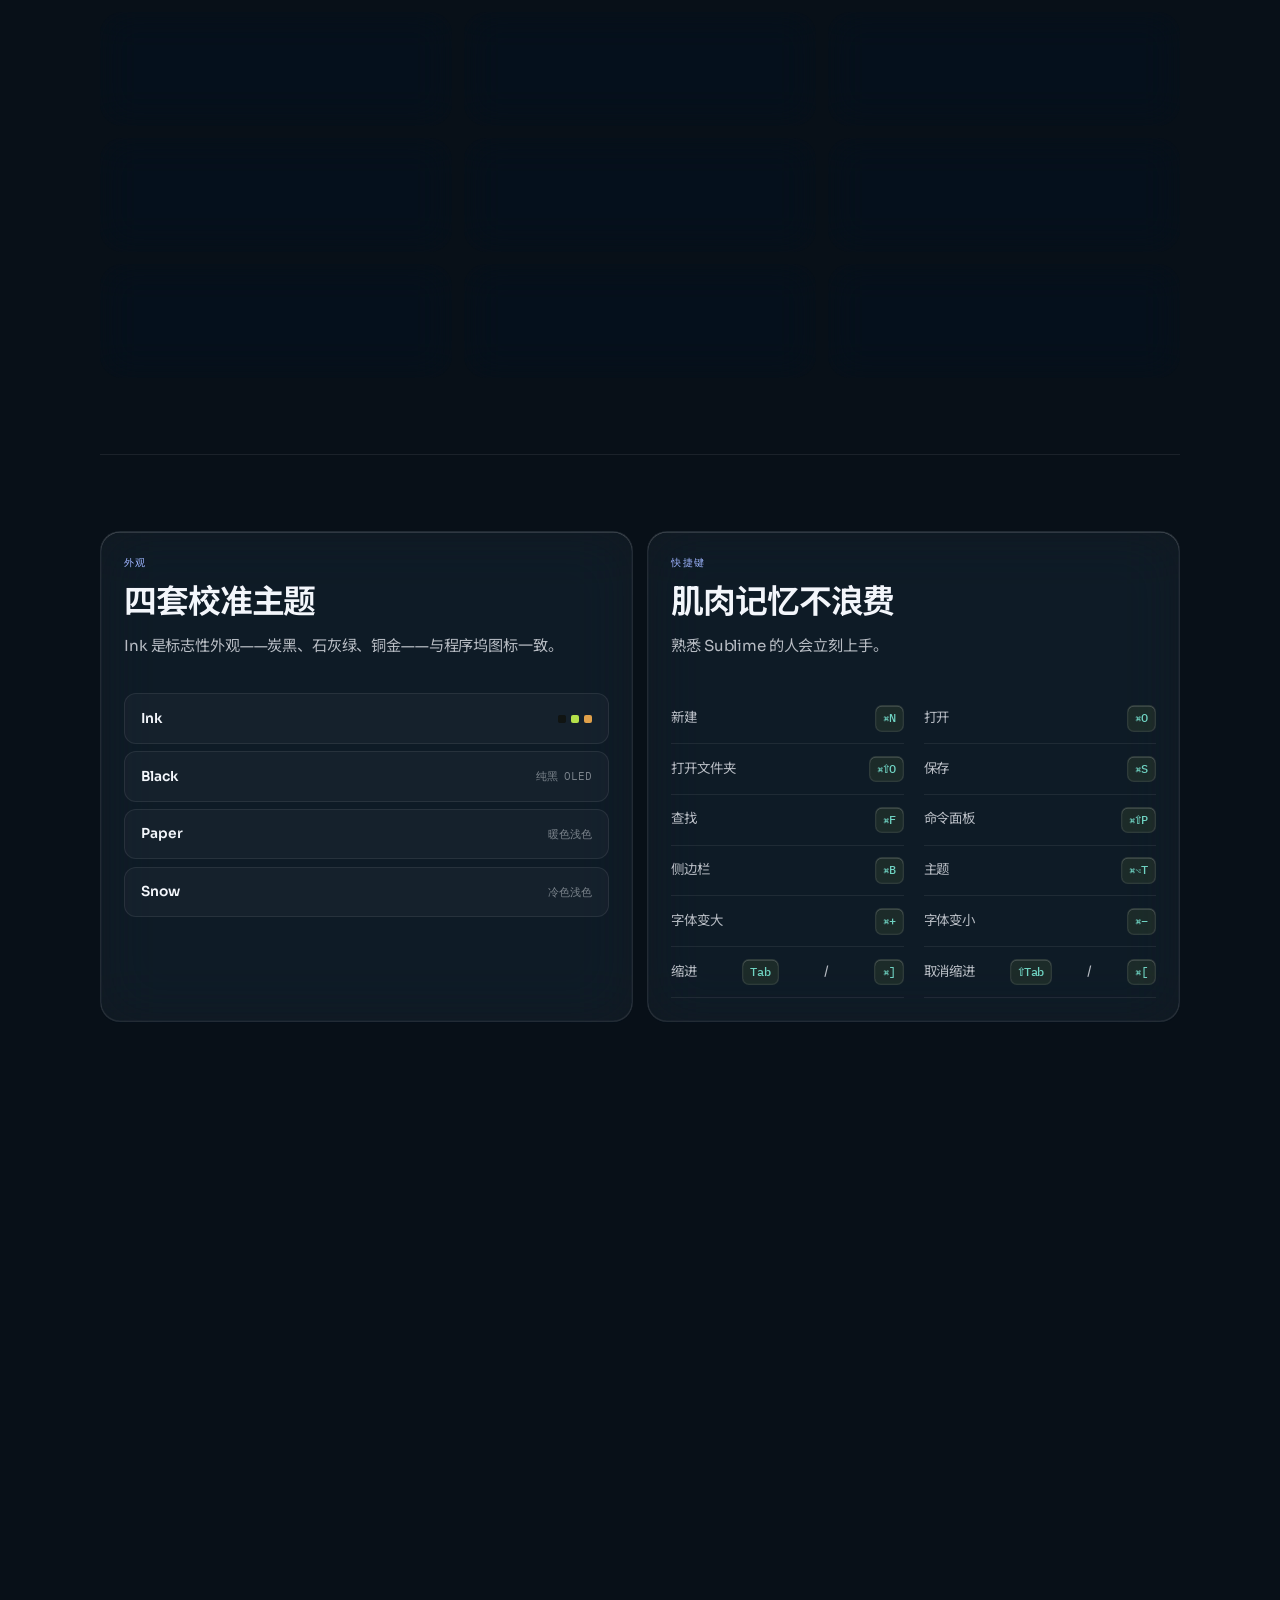
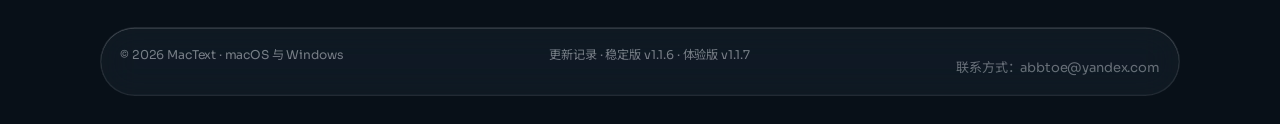
<file: docs/zh/index.html>
<!DOCTYPE html>
<html lang="zh-CN">
<head>
  <meta charset="utf-8" />
  <meta name="viewport" content="width=device-width, initial-scale=1" />
  <meta name="twitter:description" content="MacText 是原生 Mac 文本编辑器，用来写代码、笔记和纯文本。支持多标签、侧栏、查找替换、命令面板、语法高亮和会话恢复，启动快、没有 Electron 负担。" />
  <meta name="twitter:title" content="MacText — Mac 文本编辑器｜多标签、查找替换、命令面板" />
  <meta name="twitter:image" content="https://linux503.github.io/MacText/zh/og-home.jpg" />
  <meta property="og:locale" content="zh_CN" />
  <meta property="og:site_name" content="MacText" />
  <meta name="author" content="linux503" />
  <meta name="keywords" content="MacText,Mac文本编辑器,文本编辑器,代码编辑器,多标签编辑器,查找替换,命令面板,语法高亮,纯文本,macOS编辑器" />
  <title>MacText — Mac 文本编辑器｜多标签、查找替换、命令面板</title>
  <meta name="description" content="MacText 是原生 Mac 文本编辑器，用来写代码、笔记和纯文本。支持多标签、侧栏、查找替换、命令面板、语法高亮和会话恢复，启动快、没有 Electron 负担。" />
  <meta name="robots" content="index, follow, max-image-preview:large, max-snippet:-1, max-video-preview:-1" />
  <link rel="canonical" href="https://linux503.github.io/MacText/zh/" />
  <link rel="alternate" hreflang="en" href="https://linux503.github.io/MacText/?lang=en" />
  <link rel="alternate" hreflang="zh-CN" href="https://linux503.github.io/MacText/?lang=zh" />
  <link rel="alternate" hreflang="x-default" href="https://linux503.github.io/MacText/" />
  <meta property="og:type" content="website" />
  <meta property="og:title" content="MacText — Mac 文本编辑器｜多标签、查找替换、命令面板" />
  <meta property="og:description" content="MacText 是原生 Mac 文本编辑器，用来写代码、笔记和纯文本。支持多标签、侧栏、查找替换、命令面板、语法高亮和会话恢复，启动快、没有 Electron 负担。" />
  <meta property="og:url" content="https://linux503.github.io/MacText/zh/" />
  <meta property="og:image" content="https://linux503.github.io/MacText/zh/og-home.jpg" />
  <meta name="twitter:card" content="summary_large_image" />
  <link rel="icon" href="../assets/icon-256.png?v=115" />
  <link rel="preconnect" href="https://fonts.googleapis.com" />
  <link rel="preconnect" href="https://fonts.gstatic.com" crossorigin />
  <link href="https://fonts.googleapis.com/css2?family=IBM+Plex+Mono:wght@400;500&family=Noto+Sans+SC:wght@400;500;600;700&family=Sora:wght@400;500;600;700&display=swap" rel="stylesheet" />
  <link rel="stylesheet" href="../assets/site.css?v=9" />
  <link rel="stylesheet" href="more-apps.css?v=7" />
  <meta name="twitter:image:alt" content="MacText 官网首页：Mac 文本编辑器" />
  <meta property="og:image:secure_url" content="https://linux503.github.io/MacText/zh/og-home.jpg" />
  <meta property="og:image:type" content="image/jpeg" />
  <meta property="og:image:width" content="1200" />
  <meta property="og:image:height" content="630" />
  <meta property="og:image:alt" content="MacText 官网首页：Mac 文本编辑器" />
  <link rel="image_src" href="https://linux503.github.io/MacText/zh/og-home.jpg" />
  <script type="application/ld+json" id="seo-app">
{
  "@context": "https://schema.org",
  "@type": "SoftwareApplication",
  "name": "MacText",
  "operatingSystem": "macOS, Windows",
  "applicationCategory": "UtilitiesApplication",
  "url": "https://linux503.github.io/MacText/zh/",
  "description": "MacText 是原生 Mac 文本编辑器，用来写代码、笔记和纯文本。支持多标签、侧栏、查找替换、命令面板、语法高亮和会话恢复，启动快、没有 Electron 负担。",
  "image": "https://linux503.github.io/MacText/zh/og-home.jpg",
  "screenshot": "https://linux503.github.io/MacText/zh/og-home.jpg",
  "featureList": [
    "多标签编辑",
    "查找替换",
    "命令面板",
    "语法高亮",
    "会话恢复"
  ],
  "author": {
    "@type": "Person",
    "name": "linux503",
    "email": "abbtoe@yandex.com"
  },
  "offers": {
    "@type": "Offer",
    "price": "0",
    "priceCurrency": "USD"
  }
}
  </script>
</head>
<body>
  <div class="atmosphere" aria-hidden="true">
    <div class="orb orb-a"></div>
    <div class="orb orb-b"></div>
    <div class="orb orb-c"></div>
  </div>
  <div class="noise" aria-hidden="true"></div>
  <div class="page">
    <nav class="nav">
      <a class="brand" href="./">
        <img src="../assets/icon-256.png?v=115" width="30" height="30" alt="" />
        MacText
      </a>
      <div class="nav-end">
        <button class="nav-toggle" type="button" aria-expanded="false" aria-label="菜单"><span></span><span></span></button>
        <div class="nav-links">
          <a href="#showcase">界面</a>
          <a href="#features">功能</a>
          <a href="./changelog.html">更新记录</a>
        </div>
                <details class="more-apps" data-more-apps="mactext">
          <summary>
            <span class="more-apps-ico" aria-hidden="true"><i></i><i></i><i></i><i></i></span>
            <span class="more-apps-label">更多软件</span>
            <span class="more-apps-chevron" aria-hidden="true"></span>
          </summary>
          <div class="more-apps-panel" role="menu">
            <div class="more-apps-head">linux503 其他工具</div>
            <a href="https://linux503.github.io/Flare/" target="_blank" rel="noopener noreferrer" role="menuitem" style="--app-accent:#111111">
              <img class="more-apps-logo" src="../assets/apps/flare.png" alt="" width="32" height="32" />
              <span class="app-name">Flare</span>
              <span class="app-desc">截图、录屏，一键新建 TXT/Word/PPT</span>
              <span class="more-apps-arrow" aria-hidden="true">↗</span>
            </a>
            <a href="https://linux503.github.io/ZipX/" target="_blank" rel="noopener noreferrer" role="menuitem" style="--app-accent:#e84d32">
              <img class="more-apps-logo" src="../assets/apps/zipx.png" alt="" width="32" height="32" />
              <span class="app-name">ZipX</span>
              <span class="app-desc">解压压缩</span>
              <span class="more-apps-arrow" aria-hidden="true">↗</span>
            </a>
            <a href="https://linux503.github.io/suptools/" target="_blank" rel="noopener noreferrer" role="menuitem" style="--app-accent:#0d7a6c">
              <img class="more-apps-logo" src="../assets/apps/suptools.png" alt="" width="32" height="32" />
              <span class="app-name">SupTools</span>
              <span class="app-desc">macOS 超级工具箱</span>
              <span class="more-apps-arrow" aria-hidden="true">↗</span>
            </a>
            <a href="https://linux503.github.io/MacFan/" target="_blank" rel="noopener noreferrer" role="menuitem" style="--app-accent:#0891b2">
              <img class="more-apps-logo" src="../assets/apps/macfan.png" alt="" width="32" height="32" />
              <span class="app-name">MacFan</span>
              <span class="app-desc">精准控制 Mac 风扇转速</span>
              <span class="more-apps-arrow" aria-hidden="true">↗</span>
            </a>
            <a href="https://linux503.github.io/FilesDesk/" target="_blank" rel="noopener noreferrer" role="menuitem" style="--app-accent:#2563eb">
              <img class="more-apps-logo" src="../assets/apps/filesdesk.png" alt="" width="32" height="32" />
              <span class="app-name">FilesDesk</span>
              <span class="app-desc">Mac 智能批量重命名</span>
              <span class="more-apps-arrow" aria-hidden="true">↗</span>
            </a>
            <a href="https://linux503.github.io/LocaDesk/" target="_blank" rel="noopener noreferrer" role="menuitem" style="--app-accent:#7c3aed">
              <img class="more-apps-logo" src="../assets/apps/locadesk.png" alt="" width="32" height="32" />
              <span class="app-name">LocaDesk</span>
              <span class="app-desc">把 iPhone 定位模拟</span>
              <span class="more-apps-arrow" aria-hidden="true">↗</span>
            </a>
            <a href="https://linux503.github.io/BattyBar/" target="_blank" rel="noopener noreferrer" role="menuitem" style="--app-accent:#16a34a">
              <img class="more-apps-logo" src="../assets/apps/battybar.png" alt="" width="32" height="32" />
              <span class="app-name">BattyBar</span>
              <span class="app-desc">掌控你的 MacBook 电池</span>
              <span class="more-apps-arrow" aria-hidden="true">↗</span>
            </a>
            <a href="https://linux503.github.io/RemoteX/" target="_blank" rel="noopener noreferrer" role="menuitem" style="--app-accent:#e11d48">
              <img class="more-apps-logo" src="../assets/apps/remotex.png" alt="" width="32" height="32" />
              <span class="app-name">RemoteX</span>
              <span class="app-desc">远程桌面，随时随地安全连接</span>
              <span class="more-apps-arrow" aria-hidden="true">↗</span>
            </a>
          </div>
        </details>
        <a class="lang-switch" href="../?lang=en" data-lang="en" aria-label="Switch to English">
          <span>EN</span>
          <span class="is-on">中文</span>
        </a>
        <a class="btn btn-solid btn-sm" href="#download">下载</a>
      </div>
    </nav>

    <header class="hero">
      <div class="hero-grid">
        <div>
          <p class="eyebrow">macOS · Windows · 同款 Ink 设计</p>
          <p class="mark"><span>Mac</span>Text</p>
          <div class="accent-bar" aria-hidden="true"></div>
          <h1>macOS 与 Windows 同一套编辑器：Sublime 级手感，同款 Ink 设计。</h1>
          <div class="actions">
            <a class="btn btn-solid" id="hero-stable" href="https://github.com/linux503/MacText/releases/download/v1.1.6/MacText-1.1.6.dmg">下载 Mac 版</a>
            <a class="btn btn-beta" id="hero-win" href="https://github.com/linux503/MacText/releases/download/v1.1.7/MacText-1.1.7-Windows-x64.exe">下载 Windows 版</a>
          </div>
          <p class="meta" id="hero-meta">稳定版 v1.1.6 · 体验版 v1.1.7 · macOS 14+ · Windows 10+</p>
        </div>
        <aside class="hero-visual" aria-label="产品预览">
          <div class="hero-frame">
            <img src="../screenshots/product-hero.png?v=115" alt="MacText 产品介绍图" width="880" height="560" />
          </div>
        </aside>
      </div>

      <div class="ticker" aria-hidden="true">
        <div class="ticker-track">
          <span><b>标签</b> · 侧边栏 · 查找 · 命令面板 · 缩进 · 会话</span>
          <span><b>Windows</b> · EXE · Windows 10+</span>
          <span><b>主题</b> · Ink · Black · Paper · Snow</span>
          <span><b>稳定版</b> + <b>体验版</b></span>
          <span><b>标签</b> · 侧边栏 · 查找 · 命令面板 · 缩进 · 会话</span>
          <span><b>Windows</b> · EXE · Windows 10+</span>
          <span><b>主题</b> · Ink · Black · Paper · Snow</span>
          <span><b>稳定版</b> + <b>体验版</b></span>
        </div>
      </div>

      <div class="showcase-block reveal" id="showcase">
        <div class="showcase" aria-roledescription="carousel">
          <div class="glow" aria-hidden="true"></div>
          <div class="deck" id="deck">
            <figure class="shot" data-index="0" data-pos="0" tabindex="0">
              <img src="../screenshots/product-hero.png?v=115" alt="MacText 产品介绍图" />
              <figcaption class="label"><span data-i18n="shot1.t">产品介绍</span><em>01</em></figcaption>
            </figure>
            <figure class="shot" data-index="1" data-pos="1" tabindex="0">
              <img src="../screenshots/command-palette.png" alt="MacText 命令面板" />
              <figcaption class="label"><span data-i18n="shot2.t">命令面板</span><em>02</em></figcaption>
            </figure>
            <figure class="shot" data-index="2" data-pos="2" tabindex="0">
              <img src="../screenshots/editor-find.png" alt="MacText 查找替换" />
              <figcaption class="label"><span data-i18n="shot3.t">查找替换</span><em>03</em></figcaption>
            </figure>
          </div>
        </div>
        <div class="progress" id="dots" role="tablist" aria-label="Screenshots"></div>
        <div class="controls" id="rail" role="tablist">
          <button type="button" data-go="0" aria-current="true">
            <span class="n">01</span>
            <span class="t" data-i18n="shot1.t">产品介绍</span>
            <span class="d" data-i18n="shot1.d">原生 AppKit · Universal · Ink</span>
          </button>
          <button type="button" data-go="1">
            <span class="n">02</span>
            <span class="t" data-i18n="shot2.t">命令面板</span>
            <span class="d" data-i18n="shot2.d">⌘⇧P · 主题 · 操作</span>
          </button>
          <button type="button" data-go="2">
            <span class="n">03</span>
            <span class="t" data-i18n="shot3.t">查找替换</span>
            <span class="d" data-i18n="shot3.d">内联搜索 · 匹配</span>
          </button>
        </div>
      </div>
    </header>

    <section id="features" class="reveal">
      <div class="sec-head">
        <p class="kicker" data-i18n="f.k">能力</p>
        <h2 class="h2" data-i18n="f.title">够用，不过度</h2>
        <p class="lead" data-i18n="f.lead">日常真正会用到的能力——标签、项目树、搜索、命令面板、多行缩进、字体大小——为原生体验与秒开而打磨。</p>
      </div>
      <div class="matrix">
        <article class="cell"><b>多标签编辑</b><p>打开 / 保存 / 另存为 / 关闭，未保存提示；中键关闭。</p></article>
        <article class="cell"><b>项目侧边栏</b><p>浏览文件夹树。⌘B 完全隐藏，不留空白边条。</p></article>
        <article class="cell"><b>查找与替换</b><p>内联查找栏，上一个 / 下一个，Esc 关闭。</p></article>
        <article class="cell"><b>命令面板</b><p>⌘⇧P 切换主题、跳转行、侧边栏等。</p></article>
        <article class="cell"><b>语法高亮</b><p>Swift、Python、JS/TS、JSON、Markdown，配色贴合 Ink。</p></article>
        <article class="cell"><b>会话恢复</b><p>标签、未保存内容、光标、文件夹、主题与窗口。</p></article>
        <article class="cell"><b>拖出标签</b><p>拖到桌面成新窗口，或拖入另一窗口合并。</p></article>
        <article class="cell"><b>Sublime 编辑</b><p>复制 / 移动 / 删除 / 合并行、注释、括号跳转、自动缩进。</p></article>
        <article class="cell"><b>自动保存</b><p>会话备份缓冲；已有路径的文件会自动写盘。</p></article>
      </div>
    </section>

    <section id="more" class="reveal">
      <div class="split">
        <div>
          <div class="sec-head">
            <p class="kicker" data-i18n="th.k">外观</p>
            <h2 class="h2" data-i18n="th.title">四套校准主题</h2>
            <p class="lead" data-i18n="th.lead">Ink 是标志性外观——炭黑、石灰绿、铜金——与程序坞图标一致。</p>
          </div>
          <div class="theme-list">
            <div class="theme-row"><strong>Ink</strong><span class="dots" aria-hidden="true"><i style="background:#101412"></i><i style="background:#b4e04a"></i><i style="background:#e0a04a"></i></span></div>
            <div class="theme-row"><strong>Black</strong><em data-i18n="th.black">纯黑 OLED</em></div>
            <div class="theme-row"><strong>Paper</strong><em data-i18n="th.paper">暖色浅色</em></div>
            <div class="theme-row"><strong>Snow</strong><em data-i18n="th.snow">冷色浅色</em></div>
          </div>
        </div>
        <div>
          <div class="sec-head">
            <p class="kicker" data-i18n="k.k">快捷键</p>
            <h2 class="h2" data-i18n="k.title">肌肉记忆不浪费</h2>
            <p class="lead" data-i18n="k.lead">熟悉 Sublime 的人会立刻上手。</p>
          </div>
          <div class="keys">
            <div><span data-i18n="k.new">新建</span><kbd>⌘N</kbd></div>
            <div><span data-i18n="k.open">打开</span><kbd>⌘O</kbd></div>
            <div><span data-i18n="k.folder">打开文件夹</span><kbd>⌘⇧O</kbd></div>
            <div><span data-i18n="k.save">保存</span><kbd>⌘S</kbd></div>
            <div><span data-i18n="k.find">查找</span><kbd>⌘F</kbd></div>
            <div><span data-i18n="k.pal">命令面板</span><kbd>⌘⇧P</kbd></div>
            <div><span data-i18n="k.side">侧边栏</span><kbd>⌘B</kbd></div>
            <div><span data-i18n="k.theme">主题</span><kbd>⌘⌥T</kbd></div>
            <div><span>字体变大</span><kbd>⌘+</kbd></div>
            <div><span>字体变小</span><kbd>⌘−</kbd></div>
            <div><span>缩进</span><kbd>Tab</kbd> / <kbd>⌘]</kbd></div>
            <div><span>取消缩进</span><kbd>⇧Tab</kbd> / <kbd>⌘[</kbd></div>
          </div>
        </div>
      </div>
    </section>

    <section class="download reveal" id="download">
      <div class="sec-head">
        <p class="kicker">安装</p>
        <h2 class="h2">支持 macOS 与 Windows</h2>
        <p class="lead">Mac：打开 DMG，拖进「应用程序」。Windows：下载 EXE 直接运行，界面与 Mac 版同款 Ink 设计。需要 Windows 10 或更高版本。快捷键用 Ctrl 代替 ⌘。</p>
      </div>
      <div class="dl-channels">
        <div class="dl-card">
          <span class="label">Mac · 稳定版</span>
          <div class="ver" id="dl-stable-ver">MacText 1.1.6</div>
          <p class="hint" id="dl-stable-notes">推荐在 macOS 14+ 日常使用。</p>
          <div class="actions">
            <a class="btn btn-solid" id="dl-stable" href="https://github.com/linux503/MacText/releases/download/v1.1.6/MacText-1.1.6.dmg">下载 Mac 版</a>
          </div>
        </div>
        <div class="dl-card is-beta">
          <span class="label">Mac · 体验版</span>
          <div class="ver" id="dl-beta-ver">MacText 1.1.7</div>
          <p class="hint" id="dl-beta-notes">最新 macOS 构建。下次发版时会变成稳定版。</p>
          <div class="actions">
            <a class="btn btn-beta" id="dl-beta" href="https://github.com/linux503/MacText/releases/download/v1.1.7/MacText-1.1.7.dmg">下载体验版</a>
          </div>
        </div>
        <div class="dl-card is-win">
          <span class="label">Windows</span>
          <div class="ver" id="dl-win-ver">MacText 1.1.7</div>
          <p class="hint" id="dl-win-notes">独立 EXE。与 Mac 版同款 Ink 设计。Windows 10+。</p>
          <div class="actions">
            <a class="btn btn-solid" id="dl-win" href="https://github.com/linux503/MacText/releases/download/v1.1.7/MacText-1.1.7-Windows-x64.exe">下载 EXE</a>
          </div>
        </div>
      </div>
    </section>

    <footer>
      <span>© 2026 MacText · macOS 与 Windows</span>
      <span><a href="./changelog.html">更新记录</a> · <span id="footer-stable">稳定版 v1.1.6</span> · <span id="footer-beta">体验版 v1.1.7</span></span>
    
      <p class="seo-contact" style="margin:.7rem 0 0;font-size:13px;line-height:1.5;opacity:.85">联系方式：<a href="mailto:abbtoe@yandex.com">abbtoe@yandex.com</a></p>
</footer>
  </div>

  <script>
    (function () {
      var q = new URLSearchParams(location.search).get("lang");
      if (q === "en") {
        localStorage.setItem("mactext-lang", "en");
        location.replace("../?lang=en");
        return;
      }
      localStorage.setItem("mactext-lang", "zh");
      document.querySelectorAll("[data-lang]").forEach(function (a) {
        a.addEventListener("click", function () {
          localStorage.setItem("mactext-lang", a.getAttribute("data-lang"));
        });
      });
    })();
  </script>
  <script>
    (function () {
      const cards = [...document.querySelectorAll(".shot")];
      const rail = document.getElementById("rail");
      const dots = document.getElementById("dots");
      let active = 0, timer;
      cards.forEach((_, i) => {
        const d = document.createElement("button");
        d.type = "button";
        d.setAttribute("aria-label", "Shot " + (i + 1));
        d.addEventListener("click", () => go(i));
        dots.appendChild(d);
      });
      function layout() {
        const order = [0, 1, 2].map((o) => (active + o) % 3);
        cards.forEach((card) => {
          card.dataset.pos = String(order.indexOf(Number(card.dataset.index)));
        });
        dots.querySelectorAll("button").forEach((b, i) => b.setAttribute("aria-current", i === active ? "true" : "false"));
        rail.querySelectorAll("button").forEach((b) => b.setAttribute("aria-current", Number(b.dataset.go) === active ? "true" : "false"));
      }
      function go(i) { active = ((i % 3) + 3) % 3; layout(); restart(); }
      function next() { go(active + 1); }
      function restart() { clearInterval(timer); timer = setInterval(next, 4800); }
      cards.forEach((c) => {
        c.addEventListener("click", () => go(Number(c.dataset.index)));
        c.addEventListener("keydown", (e) => {
          if (e.key === "Enter" || e.key === " ") { e.preventDefault(); go(Number(c.dataset.index)); }
        });
      });
      rail.querySelectorAll("button").forEach((b) => b.addEventListener("click", () => go(Number(b.dataset.go))));
      const stage = document.getElementById("showcase");
      stage.addEventListener("mouseenter", () => clearInterval(timer));
      stage.addEventListener("mouseleave", restart);
      layout(); restart();
    })();

    (function () {
      const url = "../version.json?ts=" + Date.now();
      fetch(url, { cache: "no-store" })
        .then((r) => (r.ok ? r.json() : Promise.reject()))
        .then((data) => {
          const stable = data.stable || data;
          const beta = data.beta;
          const setHref = (id, href) => {
            const el = document.getElementById(id);
            if (el && href) el.setAttribute("href", href);
          };
          const setText = (id, text) => {
            const el = document.getElementById(id);
            if (el && text) el.textContent = text;
          };
          if (stable && stable.version) {
            setHref("hero-stable", stable.dmg);
            setHref("dl-stable", stable.dmg);
            setText("dl-stable-ver", "MacText " + stable.version);
            setText("footer-stable", "稳定版 v" + stable.version);
            if (stable.notes) setText("dl-stable-notes", stable.notes);
          }
          if (beta && beta.version) {
            setHref("dl-beta", beta.dmg);
            setText("dl-beta-ver", "MacText " + beta.version);
            setText("footer-beta", "体验版 v" + beta.version);
            if (beta.notes) setText("dl-beta-notes", beta.notes);
          }
          const exe = (beta && beta.exe) || data.exe;
          if (exe) {
            setHref("hero-win", exe);
            setHref("dl-win", exe);
            const winVer = (beta && beta.version) || stable.version;
            if (winVer) setText("dl-win-ver", "MacText " + winVer);
          }
          const meta = document.getElementById("hero-meta");
          if (meta && stable && beta) {
            meta.textContent = "稳定版 v" + stable.version + " · 体验版 v" + beta.version + " · macOS 14+ · Windows 10+";
          } else if (meta && stable) {
            meta.textContent = "稳定版 v" + stable.version + " · macOS 14+ · Windows 10+";
          }
        })
        .catch(() => {});
    })();
  </script>
  <script src="../assets/site.js?v=7" defer></script>
  <script src="more-apps.js?v=6" defer></script>
</body>
</html>
</file>
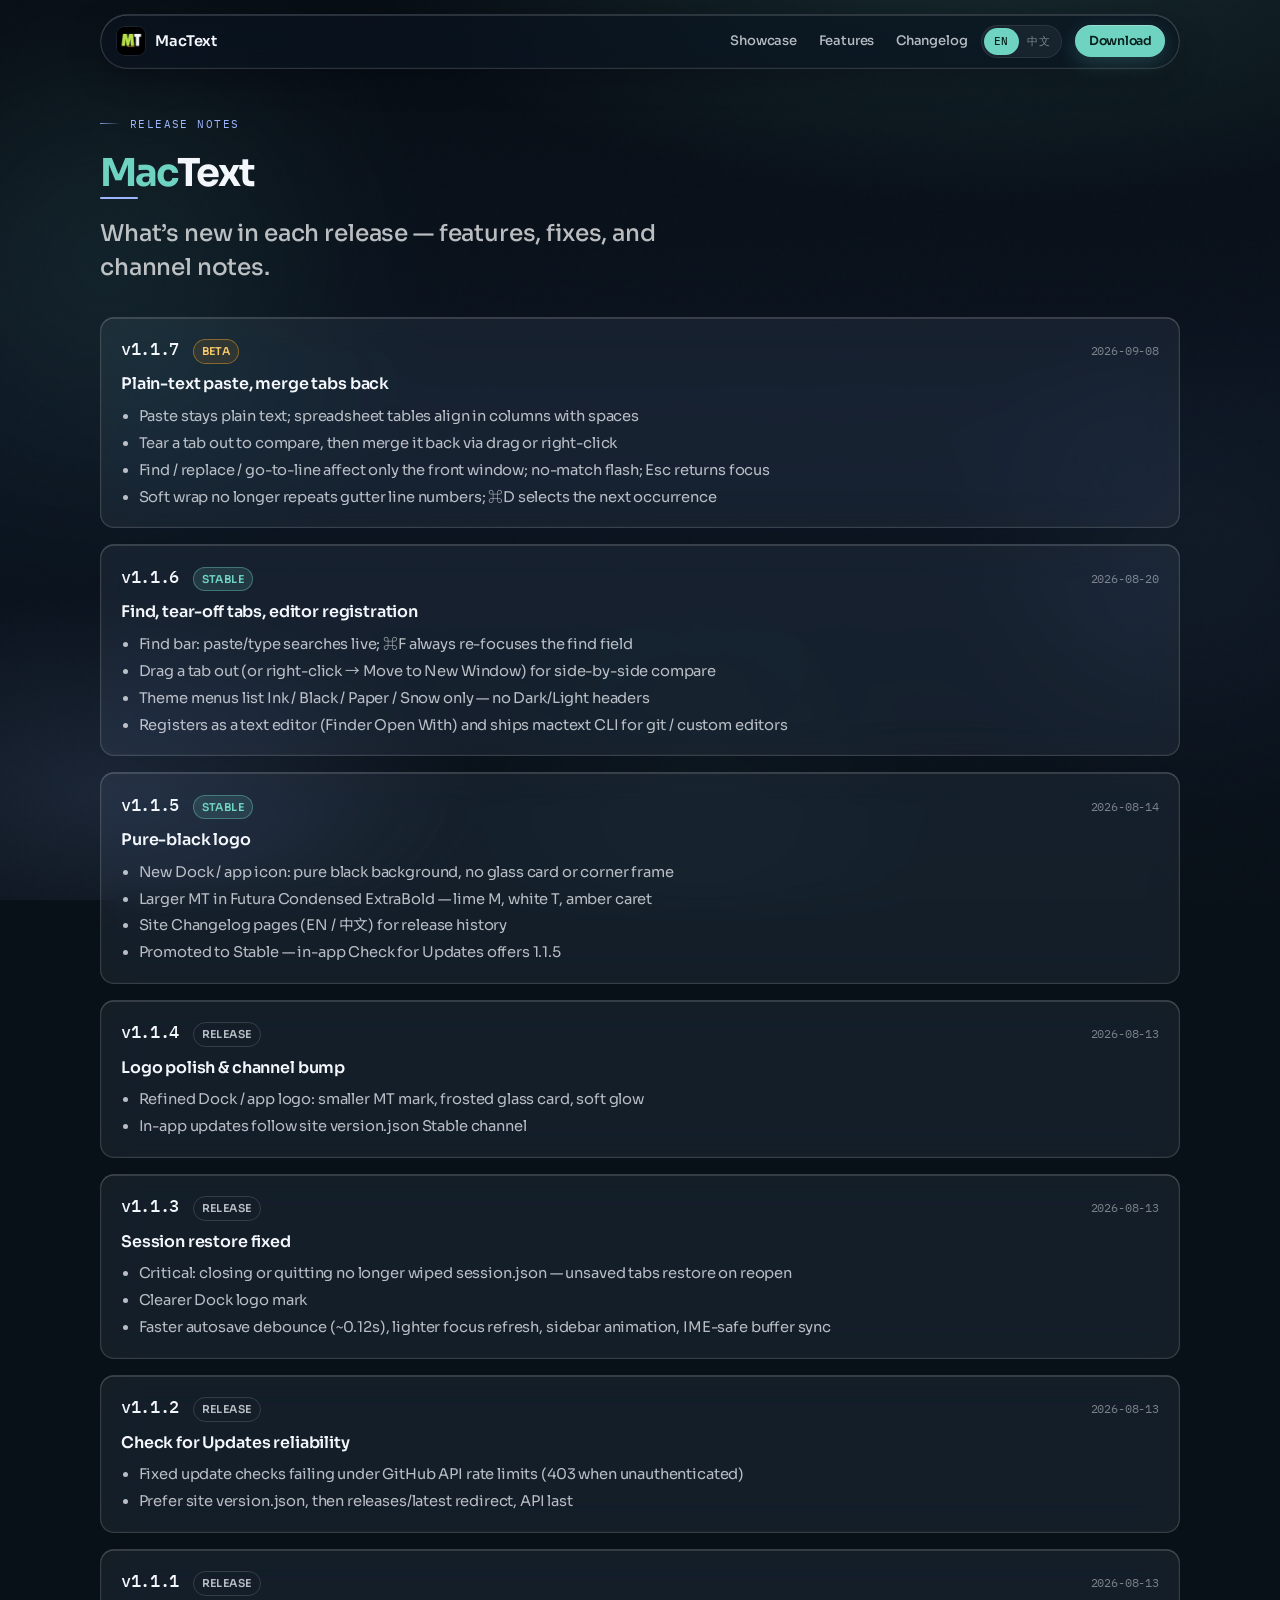
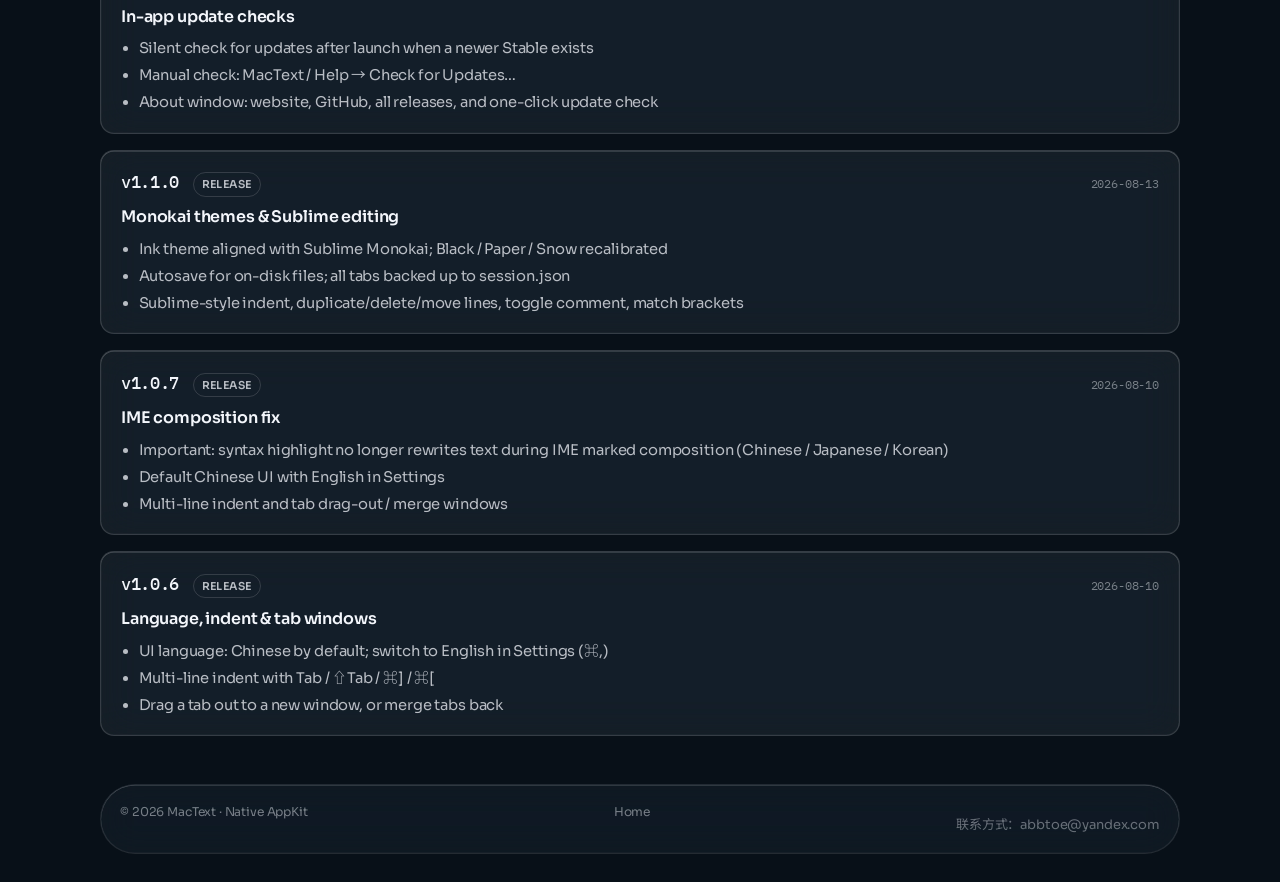
<file: docs/changelog.html>
<!DOCTYPE html>
<html lang="en">
<head>
  <meta charset="utf-8" />
  <meta name="viewport" content="width=device-width, initial-scale=1" />
  <title>Changelog — MacText</title>
  <meta name="description" content="MacText release history: new features and fixes for each version." />
  <meta name="robots" content="index, follow" />
  <link rel="canonical" href="https://linux503.github.io/MacText/changelog.html" />
  <link rel="alternate" hreflang="en" href="https://linux503.github.io/MacText/changelog.html" />
  <link rel="alternate" hreflang="zh-CN" href="https://linux503.github.io/MacText/zh/changelog.html" />
  <link rel="icon" href="assets/icon-256.png?v=115" />
  <link rel="preconnect" href="https://fonts.googleapis.com" />
  <link rel="preconnect" href="https://fonts.gstatic.com" crossorigin />
  <link href="https://fonts.googleapis.com/css2?family=IBM+Plex+Mono:wght@400;500&family=Noto+Sans+SC:wght@400;500;600;700&family=Sora:wght@400;500;600;700&display=swap" rel="stylesheet" />
  <link rel="stylesheet" href="assets/site.css?v=7" />
</head>
<body class="changelog-page">
  <div class="atmosphere" aria-hidden="true">
    <div class="orb orb-a"></div>
    <div class="orb orb-b"></div>
    <div class="orb orb-c"></div>
  </div>
  <div class="noise" aria-hidden="true"></div>
  <div class="page">
    <nav class="nav">
      <a class="brand" href="./">
        <img src="assets/icon-256.png?v=115" width="30" height="30" alt="" />
        MacText
      </a>
      <div class="nav-end">
        <button class="nav-toggle" type="button" aria-expanded="false" aria-label="Menu"><span></span><span></span></button>
        <div class="nav-links">
          <a href="./#showcase">Showcase</a>
          <a href="./#features">Features</a>
          <a href="./changelog.html" aria-current="page">Changelog</a>
        </div>
        <a class="lang-switch" href="./zh/changelog.html" data-lang="zh" aria-label="Switch to 中文">
          <span class="is-on">EN</span>
          <span>中文</span>
        </a>
        <a class="btn btn-solid btn-sm" href="./#download">Download</a>
      </div>
    </nav>

    <header class="hero-mini">
      <p class="eyebrow">Release notes</p>
      <p class="mark"><span>Mac</span>Text</p>
      <div class="accent-bar" aria-hidden="true"></div>
      <h1>What’s new in each release — features, fixes, and channel notes.</h1>
    </header>

    <div class="changelog reveal" id="changelog-list" data-lang="en" data-src="changelog.json">
      <p class="cl-loading">Loading changelog…</p>
    </div>

    <footer>
      <span>© 2026 MacText · Native AppKit</span>
      <span><a href="./">Home</a></span>
    
      <p class="seo-contact" style="margin:.7rem 0 0;font-size:13px;line-height:1.5;opacity:.85">联系方式：<a href="mailto:abbtoe@yandex.com">abbtoe@yandex.com</a></p>
</footer>
  </div>
  <script>
    (function () {
      localStorage.setItem("mactext-lang", "en");
      document.querySelectorAll("[data-lang]").forEach(function (a) {
        a.addEventListener("click", function () {
          localStorage.setItem("mactext-lang", a.getAttribute("data-lang"));
        });
      });
    })();
  </script>
  <script src="assets/site.js?v=7"></script>
</body>
</html>
</file>
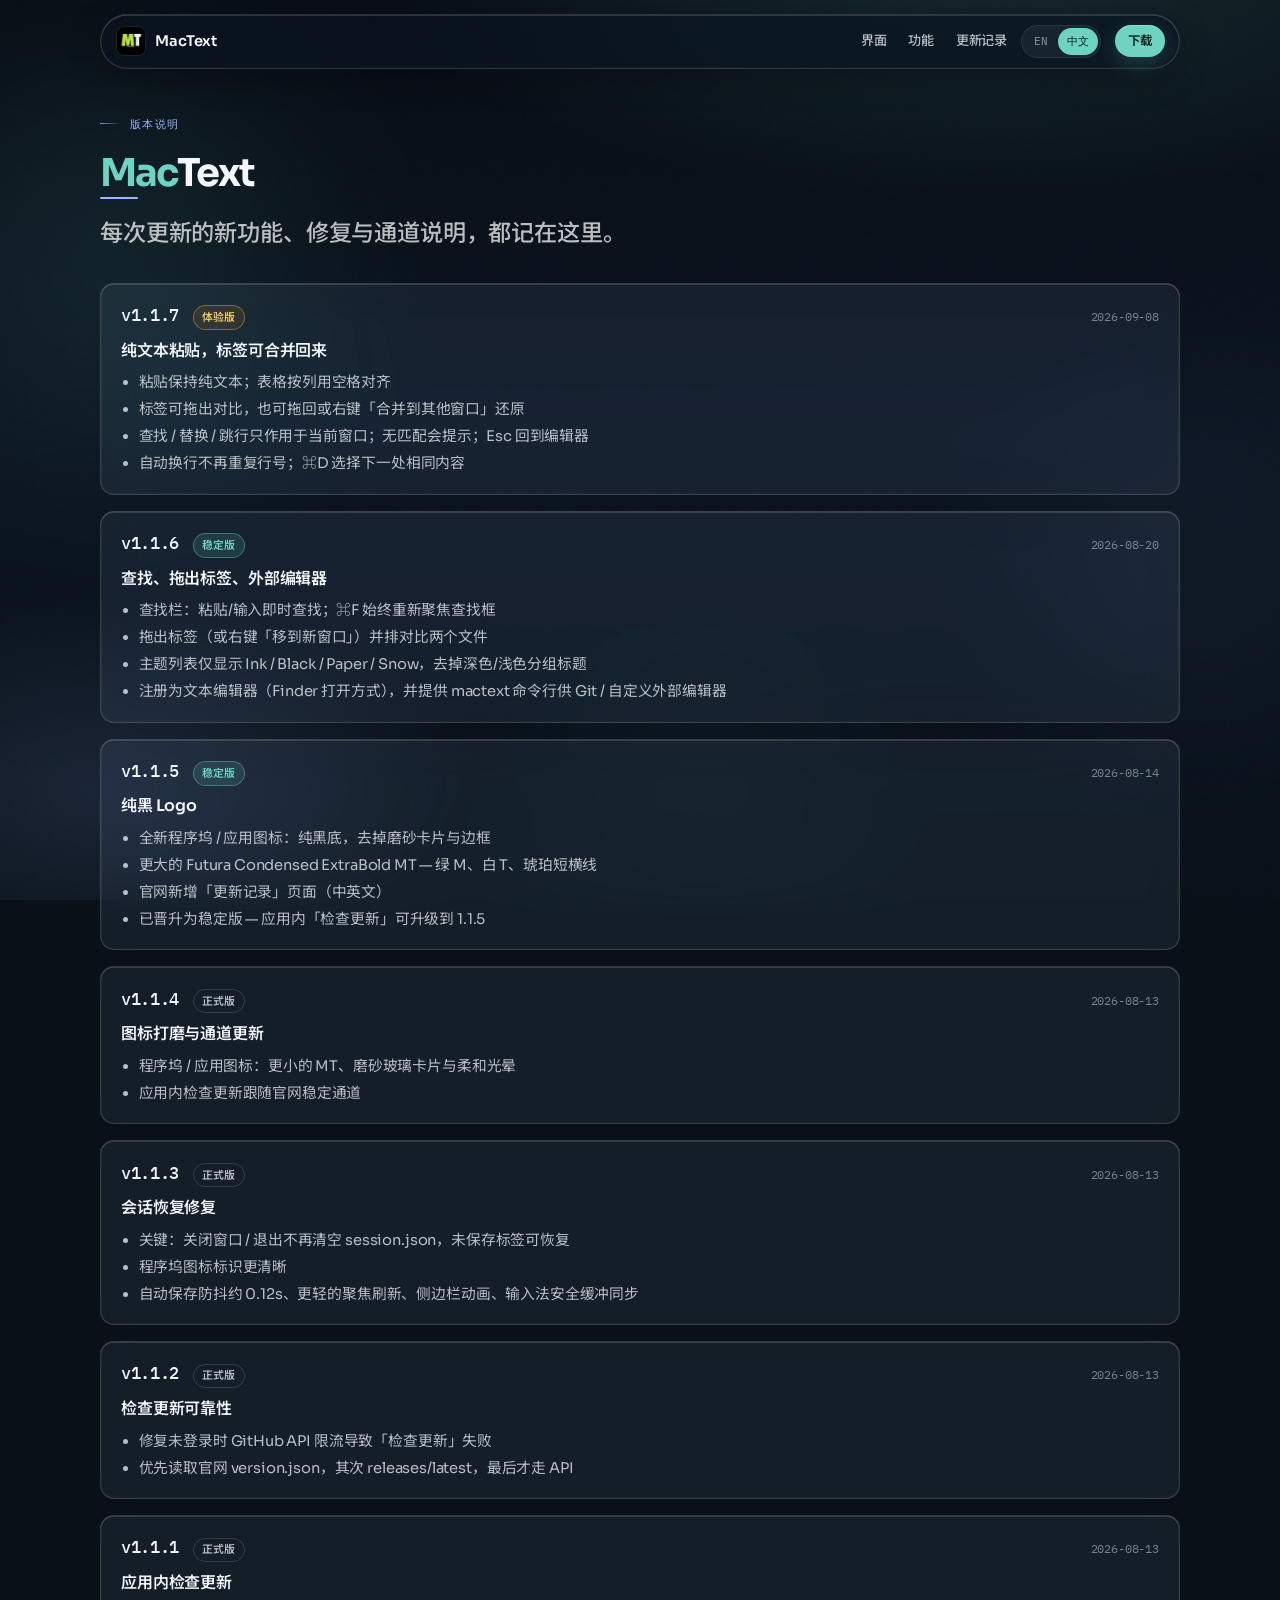
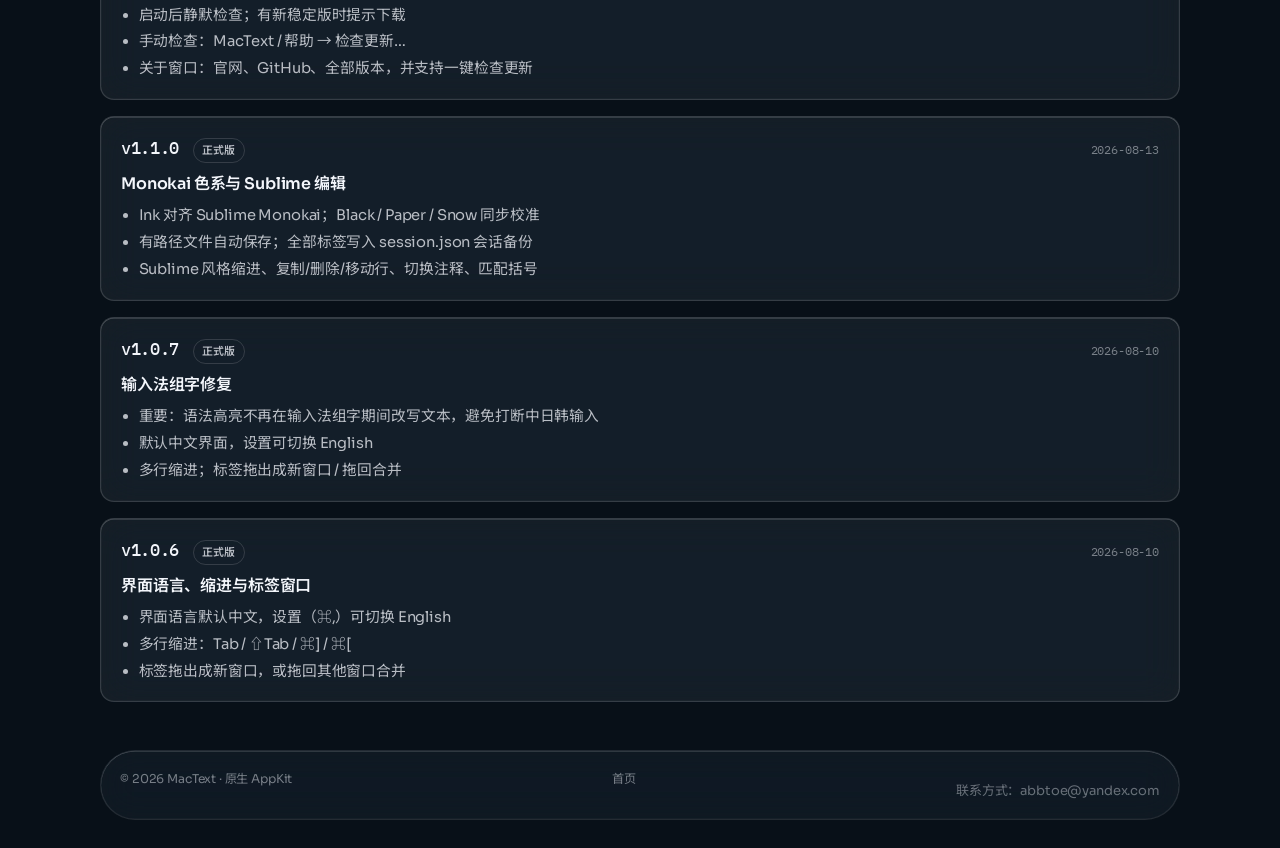
<file: docs/zh/changelog.html>
<!DOCTYPE html>
<html lang="zh-CN">
<head>
  <meta charset="utf-8" />
  <meta name="viewport" content="width=device-width, initial-scale=1" />
  <title>更新记录 — MacText</title>
  <meta name="description" content="MacText 各版本更新说明：新功能与修复记录。" />
  <meta name="robots" content="index, follow" />
  <link rel="canonical" href="https://linux503.github.io/MacText/zh/changelog.html" />
  <link rel="alternate" hreflang="en" href="https://linux503.github.io/MacText/changelog.html" />
  <link rel="alternate" hreflang="zh-CN" href="https://linux503.github.io/MacText/zh/changelog.html" />
  <link rel="icon" href="../assets/icon-256.png?v=115" />
  <link rel="preconnect" href="https://fonts.googleapis.com" />
  <link rel="preconnect" href="https://fonts.gstatic.com" crossorigin />
  <link href="https://fonts.googleapis.com/css2?family=IBM+Plex+Mono:wght@400;500&family=Noto+Sans+SC:wght@400;500;600;700&family=Sora:wght@400;500;600;700&display=swap" rel="stylesheet" />
  <link rel="stylesheet" href="../assets/site.css?v=7" />
</head>
<body class="changelog-page">
  <div class="atmosphere" aria-hidden="true">
    <div class="orb orb-a"></div>
    <div class="orb orb-b"></div>
    <div class="orb orb-c"></div>
  </div>
  <div class="noise" aria-hidden="true"></div>
  <div class="page">
    <nav class="nav">
      <a class="brand" href="./">
        <img src="../assets/icon-256.png?v=115" width="30" height="30" alt="" />
        MacText
      </a>
      <div class="nav-end">
        <button class="nav-toggle" type="button" aria-expanded="false" aria-label="菜单"><span></span><span></span></button>
        <div class="nav-links">
          <a href="./#showcase">界面</a>
          <a href="./#features">功能</a>
          <a href="./changelog.html" aria-current="page">更新记录</a>
        </div>
        <a class="lang-switch" href="../changelog.html" data-lang="en" aria-label="Switch to English">
          <span>EN</span>
          <span class="is-on">中文</span>
        </a>
        <a class="btn btn-solid btn-sm" href="./#download">下载</a>
      </div>
    </nav>

    <header class="hero-mini">
      <p class="eyebrow">版本说明</p>
      <p class="mark"><span>Mac</span>Text</p>
      <div class="accent-bar" aria-hidden="true"></div>
      <h1>每次更新的新功能、修复与通道说明，都记在这里。</h1>
    </header>

    <div class="changelog reveal" id="changelog-list" data-lang="zh" data-src="../changelog.json">
      <p class="cl-loading">正在加载更新记录…</p>
    </div>

    <footer>
      <span>© 2026 MacText · 原生 AppKit</span>
      <span><a href="./">首页</a></span>
    
      <p class="seo-contact" style="margin:.7rem 0 0;font-size:13px;line-height:1.5;opacity:.85">联系方式：<a href="mailto:abbtoe@yandex.com">abbtoe@yandex.com</a></p>
</footer>
  </div>
  <script>
    (function () {
      var q = new URLSearchParams(location.search).get("lang");
      if (q === "en") {
        localStorage.setItem("mactext-lang", "en");
        location.replace("../changelog.html");
        return;
      }
      localStorage.setItem("mactext-lang", "zh");
      document.querySelectorAll("[data-lang]").forEach(function (a) {
        a.addEventListener("click", function () {
          localStorage.setItem("mactext-lang", a.getAttribute("data-lang"));
        });
      });
    })();
  </script>
  <script src="../assets/site.js?v=7"></script>
</body>
</html>
</file>
<file: docs/assets/site.css>
/* MacText site — Apple-like frosted glass */
:root {
  --bg: #081018;
  --bg-elev: #101826;
  --text: #f3f6fb;
  --text-2: rgba(243, 246, 251, 0.74);
  --text-3: rgba(243, 246, 251, 0.46);
  --accent: #6fd3c2;
  --accent-ink: #06201c;
  --accent-soft: rgba(111, 211, 194, 0.14);
  --accent-line: rgba(111, 211, 194, 0.4);
  --copper: #9eb6ff;
  --amber: #e8b86d;
  --glass: rgba(255, 255, 255, 0.06);
  --glass-strong: rgba(255, 255, 255, 0.09);
  --glass-border: rgba(255, 255, 255, 0.14);
  --glass-border-soft: rgba(255, 255, 255, 0.08);
  --hairline: inset 0 0.5px 0 rgba(255, 255, 255, 0.22),
              inset 0 0 0 0.5px rgba(255, 255, 255, 0.06);
  --shadow-soft: 0 8px 32px rgba(0, 0, 0, 0.28);
  --shadow-lift: 0 18px 48px rgba(0, 0, 0, 0.36);
  --max: 1080px;
  --ease: cubic-bezier(0.25, 0.1, 0.25, 1);
  --sans: "Sora", "Noto Sans SC", "SF Pro Display", "PingFang SC", -apple-system, sans-serif;
  --mono: "IBM Plex Mono", "SF Mono", ui-monospace, monospace;
  --r: 20px;
  --r-sm: 14px;
  --blur: blur(28px) saturate(160%);
  --blur-sm: blur(18px) saturate(140%);
}

* { box-sizing: border-box; margin: 0; padding: 0; }
html { scroll-behavior: smooth; }
body {
  font-family: var(--sans);
  background: var(--bg);
  color: var(--text);
  line-height: 1.55;
  font-size: 15px;
  letter-spacing: -0.01em;
  -webkit-font-smoothing: antialiased;
  -moz-osx-font-smoothing: grayscale;
  overflow-x: hidden;
  text-rendering: optimizeLegibility;
}
a { color: inherit; text-decoration: none; }
button { font: inherit; color: inherit; background: none; border: 0; cursor: pointer; }
img { display: block; max-width: 100%; }

/* Quiet atmosphere — soft light, no flash */
.atmosphere {
  position: fixed; inset: 0; z-index: 0; pointer-events: none; overflow: hidden;
  background:
    radial-gradient(ellipse 90% 55% at 78% -8%, rgba(111, 211, 194, 0.16), transparent 56%),
    radial-gradient(ellipse 55% 42% at 8% 88%, rgba(158, 182, 255, 0.12), transparent 52%),
    linear-gradient(180deg, #070d14 0%, #0b1420 48%, #081018 100%);
}
.atmosphere .orb {
  position: absolute; border-radius: 50%;
  filter: blur(90px); opacity: 0.45;
  animation: orb-drift 28s var(--ease) infinite alternate;
}
.atmosphere .orb-a {
  width: min(520px, 46vw); height: min(520px, 46vw);
  left: -12%; top: 0%;
  background: radial-gradient(circle, rgba(111,211,194,0.32), transparent 70%);
}
.atmosphere .orb-b {
  width: min(420px, 38vw); height: min(420px, 38vw);
  right: -10%; top: 40%;
  background: radial-gradient(circle, rgba(158,182,255,0.18), transparent 70%);
  animation-duration: 34s; animation-delay: -8s;
}
.atmosphere .orb-c {
  width: min(380px, 32vw); height: min(380px, 32vw);
  left: 40%; bottom: -12%;
  background: radial-gradient(circle, rgba(111,211,194,0.12), transparent 70%);
  animation-duration: 30s; animation-delay: -4s;
}
.atmosphere::before,
.atmosphere::after { display: none; }
.noise {
  position: fixed; inset: 0; z-index: 0; pointer-events: none;
  opacity: 0.028; mix-blend-mode: overlay;
  background-image: url("data:image/svg+xml,%3Csvg viewBox='0 0 200 200' xmlns='http://www.w3.org/2000/svg'%3E%3Cfilter id='n'%3E%3CfeTurbulence type='fractalNoise' baseFrequency='0.85' numOctaves='3' stitchTiles='stitch'/%3E%3C/filter%3E%3Crect width='100%25' height='100%25' filter='url(%23n)'/%3E%3C/svg%3E");
}

.page {
  position: relative; z-index: 1;
  width: min(100% - 2.75rem, var(--max));
  margin-inline: auto;
}

/* Frosted glass utility surface */
.glass-surface {
  background: var(--glass);
  border: 0.5px solid var(--glass-border);
  backdrop-filter: var(--blur);
  -webkit-backdrop-filter: var(--blur);
  box-shadow: var(--shadow-soft), var(--hairline);
}

/* Nav — Apple frosted bar */
.nav {
  position: sticky; top: 0.85rem; z-index: 40;
  display: flex; align-items: center; justify-content: space-between;
  margin: 0.85rem 0 0;
  padding: 0.65rem 0.85rem 0.65rem 1rem;
  border-radius: 980px;
  background: rgba(12, 20, 32, 0.62);
  border: 0.5px solid var(--glass-border);
  backdrop-filter: var(--blur);
  -webkit-backdrop-filter: var(--blur);
  box-shadow: var(--shadow-soft), var(--hairline);
  animation: enter 0.7s var(--ease) both;
}
.nav::before { display: none; }
.brand {
  display: inline-flex; align-items: center; gap: 0.65rem;
  font-weight: 600; font-size: 0.92rem; letter-spacing: -0.03em;
}
.brand img {
  width: 28px; height: 28px; border-radius: 7px;
  box-shadow: 0 0 0 0.5px var(--glass-border);
  transition: transform 0.35s var(--ease);
}
.brand:hover img { transform: scale(1.04); }
.nav-end { display: flex; align-items: center; gap: 0.85rem; }
.nav-links {
  display: flex; gap: 1.35rem;
  color: var(--text-2); font-size: 0.82rem; font-weight: 500;
}
.nav-links a {
  position: relative; padding: 0.15rem 0;
  transition: color 0.2s ease;
}
.nav-links a:hover { color: var(--text); }
.nav-links a::after {
  content: ""; position: absolute; left: 0; right: 100%; bottom: -1px; height: 1px;
  background: var(--accent);
  transition: right 0.3s var(--ease);
  opacity: 0.8;
}
.nav-links a:hover::after { right: 0; }

.lang-switch {
  display: inline-flex; align-items: center; gap: 0;
  padding: 2px;
  border-radius: 980px;
  border: 0.5px solid var(--glass-border-soft);
  background: rgba(255,255,255,0.05);
  color: var(--text-3);
  font-family: var(--mono);
  font-size: 0.66rem;
  font-weight: 500;
  letter-spacing: 0.02em;
}
.lang-switch span {
  min-width: 2.15rem;
  padding: 0.32rem 0.55rem;
  border-radius: 980px;
  text-align: center;
}
.lang-switch span.is-on {
  background: var(--accent);
  color: var(--accent-ink);
}
.nav-toggle {
  display: none;
  width: 2rem; height: 2rem;
  align-items: center; justify-content: center;
  flex-direction: column; gap: 5px;
  border-radius: 999px;
  border: 0.5px solid var(--glass-border-soft);
  background: rgba(255,255,255,0.05);
}
.nav-toggle span {
  display: block; width: 12px; height: 1.5px; border-radius: 2px;
  background: var(--text);
  transition: transform 0.2s var(--ease), opacity 0.2s;
}
.nav.is-open .nav-toggle span:first-child { transform: translateY(3.2px) rotate(45deg); }
.nav.is-open .nav-toggle span:last-child { transform: translateY(-3.2px) rotate(-45deg); }

/* Buttons — clear, material */
.btn {
  display: inline-flex; align-items: center; justify-content: center;
  min-height: 2.6rem; padding: 0.55rem 1.2rem; border-radius: 980px;
  font-weight: 600; font-size: 0.84rem; letter-spacing: -0.015em;
  transition: transform 0.25s var(--ease), background 0.2s, border-color 0.2s, box-shadow 0.25s;
}
.btn::after { display: none; }
.btn-solid {
  background: var(--accent);
  color: var(--accent-ink);
  box-shadow: 0 1px 0 rgba(255,255,255,0.28) inset, 0 6px 20px rgba(111, 211, 194, 0.22);
}
.btn-solid:hover {
  transform: translateY(-1px);
  background: #8ee0d2;
  box-shadow: 0 1px 0 rgba(255,255,255,0.32) inset, 0 10px 28px rgba(111, 211, 194, 0.28);
}
.btn-ghost {
  border: 0.5px solid var(--glass-border);
  background: rgba(255,255,255,0.06);
  backdrop-filter: var(--blur-sm);
  -webkit-backdrop-filter: var(--blur-sm);
  color: var(--text);
  box-shadow: var(--hairline);
}
.btn-ghost:hover {
  background: rgba(255,255,255,0.1);
  border-color: rgba(255,255,255,0.22);
  transform: translateY(-1px);
}
.btn-sm { min-height: 2rem; padding: 0.35rem 0.85rem; font-size: 0.78rem; }
.btn-beta {
  border: 0.5px solid rgba(245, 165, 36, 0.4);
  background: rgba(245, 165, 36, 0.1);
  backdrop-filter: var(--blur-sm);
  -webkit-backdrop-filter: var(--blur-sm);
  color: #ffc46a;
  box-shadow: var(--hairline);
}
.btn-beta:hover {
  background: rgba(245, 165, 36, 0.16);
  border-color: rgba(245, 165, 36, 0.55);
  transform: translateY(-1px);
}

/* Hero */
.hero {
  padding: 3rem 0 2.5rem;
  display: grid; gap: 1.75rem;
  min-height: calc(100svh - 5.5rem);
  align-content: center;
}
.hero-grid {
  display: grid;
  grid-template-columns: minmax(0, 1.05fr) minmax(0, 1fr);
  gap: 2.5rem;
  align-items: center;
}
.eyebrow {
  display: inline-flex; align-items: center; gap: 0.6rem;
  margin-bottom: 1.1rem;
  font-family: var(--mono); font-size: 0.66rem;
  letter-spacing: 0.14em; text-transform: uppercase; color: var(--copper);
  animation: enter 0.75s var(--ease) 0.04s both;
}
.eyebrow::before {
  content: ""; width: 1.25rem; height: 1px;
  background: linear-gradient(90deg, var(--copper), transparent);
  opacity: 0.8;
}
.mark {
  font-size: clamp(3.4rem, 8.5vw, 4.85rem);
  font-weight: 700; letter-spacing: -0.05em; line-height: 0.94;
  margin-bottom: 0.9rem;
  color: var(--text);
  animation: enter 0.8s var(--ease) 0.08s both;
}
.mark span { color: var(--accent); }
.accent-bar {
  width: 2.4rem; height: 2px;
  background: var(--copper);
  margin-bottom: 1.15rem;
  transform-origin: left;
  animation: bar 0.85s var(--ease) 0.2s both;
  border-radius: 1px; opacity: 0.9;
}
.hero h1 {
  font-size: clamp(1.08rem, 1.7vw, 1.22rem);
  font-weight: 400; line-height: 1.55;
  color: var(--text-2); max-width: 28rem;
  margin-bottom: 1.5rem;
  animation: enter 0.85s var(--ease) 0.14s both;
}
html[lang="zh"] .hero h1 { letter-spacing: 0.015em; }
.actions {
  display: flex; flex-wrap: wrap; gap: 0.65rem;
  animation: enter 0.9s var(--ease) 0.2s both;
}
.meta {
  margin-top: 1.05rem;
  font-family: var(--mono); font-size: 0.66rem;
  color: var(--text-3); letter-spacing: 0.02em;
  animation: enter 0.95s var(--ease) 0.26s both;
}

.hero-visual {
  position: relative;
  animation: enter 0.95s var(--ease) 0.14s both;
}
.hero-frame {
  position: relative;
  border-radius: 22px;
  overflow: hidden;
  border: 0.5px solid var(--glass-border);
  background: rgba(18, 20, 18, 0.45);
  backdrop-filter: var(--blur-sm);
  -webkit-backdrop-filter: var(--blur-sm);
  box-shadow: var(--shadow-lift), var(--hairline);
  transform: none;
  transition: box-shadow 0.35s var(--ease), transform 0.35s var(--ease);
}
.hero-visual:hover .hero-frame {
  transform: translateY(-3px);
  box-shadow: 0 24px 56px rgba(0,0,0,0.4), var(--hairline);
}
.hero-frame img {
  width: 100%;
  aspect-ratio: 16 / 10.5;
  object-fit: cover;
  object-position: top left;
}

.ticker {
  margin-top: 0.15rem;
  overflow: hidden;
  border-radius: 980px;
  border: 0.5px solid var(--glass-border-soft);
  background: rgba(255,255,255,0.04);
  backdrop-filter: var(--blur-sm);
  -webkit-backdrop-filter: var(--blur-sm);
  box-shadow: var(--hairline);
  mask-image: linear-gradient(90deg, transparent, #000 6%, #000 94%, transparent);
}
.ticker-track {
  display: flex; gap: 2.25rem; width: max-content;
  padding: 0.75rem 0;
  animation: ticker 32s linear infinite;
}
.ticker span {
  font-family: var(--mono); font-size: 0.7rem;
  letter-spacing: 0.03em; color: var(--text-3);
  white-space: nowrap;
}
.ticker span b { color: var(--accent); font-weight: 500; }

/* Showcase */
.showcase-block { margin-top: 0.35rem; }
.showcase {
  position: relative;
  min-height: clamp(270px, 40vw, 410px);
  perspective: 1800px;
}
.glow {
  position: absolute; inset: 14% 10% auto; height: 48%;
  background: radial-gradient(ellipse at center, rgba(184,224,74,0.1), transparent 70%);
  filter: blur(48px); pointer-events: none;
}
.deck { position: relative; min-height: inherit; transform-style: preserve-3d; }
.shot {
  position: absolute; inset: 0;
  border-radius: 20px; overflow: hidden;
  border: 0.5px solid var(--glass-border);
  background: rgba(14, 16, 14, 0.75);
  box-shadow: var(--shadow-lift), var(--hairline);
  cursor: pointer;
  transition: transform 0.7s var(--ease), opacity 0.45s, filter 0.45s;
  will-change: transform;
}
.shot img { width: 100%; height: 100%; object-fit: cover; object-position: top left; }
.shot::after {
  content: ""; position: absolute; inset: 0;
  background: linear-gradient(180deg, transparent 58%, rgba(8, 10, 9, 0.72));
  opacity: 0; transition: opacity 0.35s;
}
.shot .label {
  position: absolute; left: 1rem; right: 1rem; bottom: 0.95rem; z-index: 2;
  display: flex; justify-content: space-between; align-items: baseline;
  opacity: 0; transform: translateY(6px);
  transition: 0.35s var(--ease);
  font-size: 0.78rem; font-weight: 550;
  padding: 0.48rem 0.75rem; border-radius: 980px;
  background: rgba(16, 18, 16, 0.55);
  backdrop-filter: var(--blur-sm);
  -webkit-backdrop-filter: var(--blur-sm);
  border: 0.5px solid var(--glass-border);
  box-shadow: var(--hairline);
}
.shot .label em {
  font-style: normal; font-family: var(--mono);
  font-size: 0.64rem; color: var(--accent); font-weight: 500;
}
.shot[data-pos="0"] {
  z-index: 3; opacity: 1; filter: none;
  transform: translate3d(0, 0, 0) rotateY(0) scale(1);
}
.shot[data-pos="0"]::after,
.shot[data-pos="0"] .label { opacity: 1; transform: none; }
.shot[data-pos="1"] {
  z-index: 2; opacity: 0.88; filter: brightness(0.74) saturate(0.92);
  transform: translate3d(10%, -3%, -80px) rotateY(-9deg) scale(0.92);
}
.shot[data-pos="2"] {
  z-index: 1; opacity: 0.7; filter: brightness(0.55) saturate(0.88);
  transform: translate3d(-10%, 4%, -150px) rotateY(11deg) scale(0.86);
}

.controls {
  display: grid; grid-template-columns: repeat(3, 1fr);
  gap: 0.7rem; margin-top: 1.35rem;
}
.controls button {
  text-align: left; padding: 0.95rem 1.05rem; border-radius: var(--r-sm);
  border: 0.5px solid var(--glass-border-soft);
  background: rgba(255,255,255,0.045);
  backdrop-filter: var(--blur-sm);
  -webkit-backdrop-filter: var(--blur-sm);
  box-shadow: var(--hairline);
  transition: border-color 0.2s, background 0.2s, transform 0.25s var(--ease);
}
.controls button:hover {
  border-color: var(--glass-border);
  transform: translateY(-2px);
  background: rgba(255,255,255,0.07);
}
.controls button[aria-current="true"] {
  border-color: var(--accent-line);
  background: var(--accent-soft);
}
.controls .n {
  font-family: var(--mono); font-size: 0.6rem;
  color: var(--accent); letter-spacing: 0.06em;
  display: block; margin-bottom: 0.28rem;
}
.controls .t {
  display: block; font-size: 0.84rem; font-weight: 600;
  letter-spacing: -0.02em; margin-bottom: 0.12rem;
}
.controls .d { display: block; font-size: 0.74rem; color: var(--text-2); line-height: 1.4; }

.progress {
  display: flex; gap: 0.35rem; justify-content: center; margin-top: 1rem;
}
.progress button {
  width: 1.25rem; height: 2px; border-radius: 1px;
  background: rgba(255,255,255,0.16); transition: width 0.25s, background 0.25s;
}
.progress button[aria-current="true"] {
  width: 1.85rem; background: var(--accent);
}

/* Sections */
section {
  padding: 4.75rem 0;
  border-top: 0.5px solid rgba(255,255,255,0.08);
}
.sec-head { margin-bottom: 2.2rem; max-width: 34rem; }
.kicker {
  font-family: var(--mono); font-size: 0.64rem;
  letter-spacing: 0.12em; text-transform: uppercase;
  color: var(--copper); margin-bottom: 0.8rem;
}
.h2 {
  font-size: clamp(1.5rem, 3vw, 2.05rem);
  font-weight: 650; letter-spacing: -0.035em; line-height: 1.18;
  margin-bottom: 0.7rem;
}
html[lang="zh"] .h2 { letter-spacing: 0; }
.lead { color: var(--text-2); font-size: 0.95rem; line-height: 1.65; }

.matrix {
  display: grid;
  grid-template-columns: repeat(3, 1fr);
  gap: 0.75rem;
}
.cell {
  padding: 1.35rem 1.2rem;
  border-radius: var(--r-sm);
  background: rgba(255,255,255,0.045);
  border: 0.5px solid var(--glass-border-soft);
  backdrop-filter: var(--blur-sm);
  -webkit-backdrop-filter: var(--blur-sm);
  box-shadow: var(--hairline);
  transition: transform 0.3s var(--ease), background 0.2s, border-color 0.2s, box-shadow 0.3s;
  opacity: 0; transform: translateY(14px);
}
.reveal.is-in .cell {
  opacity: 1; transform: none;
  transition-delay: calc(var(--i, 0) * 40ms);
}
.cell:hover {
  transform: translateY(-3px);
  background: rgba(255,255,255,0.07);
  border-color: var(--glass-border);
  box-shadow: var(--shadow-soft), var(--hairline);
}
.cell b {
  display: block;
  font-size: 0.88rem; font-weight: 600;
  letter-spacing: -0.02em; margin-bottom: 0.45rem;
}
.cell b::before {
  content: "";
  display: inline-block;
  width: 5px; height: 5px;
  margin-right: 0.5rem; margin-bottom: 0.08rem;
  background: var(--accent);
  border-radius: 1px; vertical-align: middle;
}
.cell p {
  color: var(--text-2); font-size: 0.8rem; line-height: 1.55;
  padding-left: 0.85rem;
}

.split {
  display: grid; grid-template-columns: 1fr 1fr; gap: 0.9rem;
}
.split > div {
  padding: 1.45rem;
  border-radius: var(--r);
  background: rgba(255,255,255,0.045);
  border: 0.5px solid var(--glass-border-soft);
  backdrop-filter: var(--blur);
  -webkit-backdrop-filter: var(--blur);
  box-shadow: var(--hairline);
}
.theme-list { display: grid; gap: 0.45rem; margin-top: 1.3rem; }
.theme-row {
  display: flex; align-items: center; justify-content: space-between;
  padding: 0.85rem 1rem;
  border: 0.5px solid var(--glass-border-soft);
  border-radius: 12px;
  background: rgba(255,255,255,0.03);
  transition: background 0.2s, border-color 0.2s;
}
.theme-row:hover {
  background: rgba(255,255,255,0.06);
  border-color: var(--glass-border);
}
.theme-row strong { font-size: 0.86rem; font-weight: 600; }
.theme-row em {
  font-style: normal; font-family: var(--mono);
  font-size: 0.66rem; color: var(--text-3);
}
.dots { display: flex; gap: 5px; }
.dots i { width: 8px; height: 8px; border-radius: 2px; display: block; }

.keys {
  display: grid; grid-template-columns: 1fr 1fr;
  gap: 0 1.25rem; margin-top: 1.3rem;
}
.keys div {
  display: flex; justify-content: space-between; align-items: center;
  padding: 0.72rem 0;
  border-bottom: 0.5px solid rgba(255,255,255,0.07);
  color: var(--text-2); font-size: 0.84rem;
}
.keys div:hover { color: var(--text); }
.keys kbd {
  font-family: var(--mono); font-size: 0.74rem;
  color: var(--accent); font-weight: 500;
  padding: 0.2rem 0.45rem;
  border: 0.5px solid var(--glass-border-soft);
  border-radius: 7px;
  background: rgba(184, 224, 74, 0.08);
  box-shadow: var(--hairline);
}

.download .h2 { max-width: none; }
.download .sec-head { margin-bottom: 1.6rem; }
.dl-channels {
  display: grid;
  grid-template-columns: repeat(3, minmax(0, 1fr));
  gap: 0.85rem; margin-bottom: 1.15rem;
}
.dl-card {
  position: relative; overflow: hidden;
  padding: 1.35rem 1.3rem 1.4rem;
  border-radius: var(--r);
  border: 0.5px solid var(--glass-border);
  background: rgba(255,255,255,0.05);
  backdrop-filter: var(--blur);
  -webkit-backdrop-filter: var(--blur);
  box-shadow: var(--shadow-soft), var(--hairline);
  transition: transform 0.3s var(--ease), border-color 0.2s, box-shadow 0.3s;
}
.dl-card::before {
  content: "";
  position: absolute; inset: 0 auto auto 0;
  width: 100%; height: 40%;
  background: linear-gradient(180deg, rgba(255,255,255,0.05), transparent);
  pointer-events: none;
}
.dl-card:hover {
  transform: translateY(-3px);
  border-color: rgba(184, 224, 74, 0.28);
  box-shadow: var(--shadow-lift), var(--hairline);
}
.dl-card.is-beta { border-color: rgba(245, 165, 36, 0.28); }
.dl-card.is-beta:hover {
  border-color: rgba(245, 165, 36, 0.42);
}
.dl-card .label {
  display: inline-block; margin-bottom: 0.5rem;
  font-family: var(--mono); font-size: 0.64rem;
  letter-spacing: 0.1em; text-transform: uppercase; color: var(--accent);
}
.dl-card.is-beta .label { color: #ffc46a; }
.dl-card.is-win { border-color: rgba(180, 224, 74, 0.28); }
.dl-card.is-win .label { color: #b4e04a; }
.dl-card .ver {
  font-size: 1.12rem; font-weight: 650;
  letter-spacing: -0.025em; margin-bottom: 0.3rem;
}
.dl-card .hint {
  color: var(--text-3); font-size: 0.8rem;
  line-height: 1.45; margin-bottom: 1rem; max-width: 28rem;
}
.dl-card .actions { margin-top: 0; }

footer {
  display: flex; flex-wrap: wrap; justify-content: space-between; gap: 1rem;
  margin: 0 0 1.75rem;
  padding: 1.15rem 1.2rem;
  border-radius: 980px;
  border: 0.5px solid var(--glass-border-soft);
  background: rgba(255,255,255,0.04);
  backdrop-filter: var(--blur-sm);
  -webkit-backdrop-filter: var(--blur-sm);
  box-shadow: var(--hairline);
  color: var(--text-3); font-size: 0.76rem;
}
footer a:hover { color: var(--accent); }

.reveal {
  opacity: 0; transform: translateY(18px);
  transition: opacity 0.75s var(--ease), transform 0.75s var(--ease);
}
.reveal.is-in { opacity: 1; transform: none; }

@keyframes enter {
  from { opacity: 0; transform: translateY(12px); }
  to { opacity: 1; transform: none; }
}
@keyframes bar {
  from { transform: scaleX(0); opacity: 0; }
  to { transform: none; opacity: 1; }
}
@keyframes orb-drift {
  from { transform: translate3d(0, 0, 0) scale(1); }
  to { transform: translate3d(3%, -4%, 0) scale(1.05); }
}
@keyframes ticker {
  from { transform: translateX(0); }
  to { transform: translateX(-50%); }
}

@media (max-width: 900px) {
  .hero-grid, .split { grid-template-columns: 1fr; gap: 1.5rem; }
  .matrix { grid-template-columns: 1fr 1fr; }
  .nav-toggle { display: inline-flex; }
  .nav-links {
    display: none;
    position: absolute;
    top: calc(100% + 8px);
    left: 0; right: 0;
    flex-direction: column;
    gap: 0.15rem;
    padding: 0.55rem;
    border-radius: 16px;
    background: rgba(12, 20, 32, 0.94);
    border: 0.5px solid var(--glass-border);
    box-shadow: var(--shadow-lift);
  }
  .nav.is-open .nav-links { display: flex; }
  .nav-links a { padding: 0.7rem 0.8rem; border-radius: 10px; }
  .nav-links a:hover { background: rgba(255,255,255,0.06); }
  .hero { min-height: auto; padding-top: 1.75rem; }
  .nav { border-radius: 18px; }
  .footer, footer { border-radius: 18px; }
  .shot[data-pos="1"] { transform: translate3d(6%, -2%, -45px) rotateY(-7deg) scale(0.94); }
  .shot[data-pos="2"] { transform: translate3d(-6%, 3%, -90px) rotateY(9deg) scale(0.88); }
  .atmosphere .orb { opacity: 0.28; }
}
@media (max-width: 720px) {
  .dl-channels, .matrix { grid-template-columns: 1fr; }
}
@media (max-width: 640px) {
  .page { width: min(100% - 1.35rem, var(--max)); }
  .controls, .keys { grid-template-columns: 1fr; }
  .nav { top: 0.5rem; }
}
/* Changelog */
.changelog-page .hero-mini {
  padding: 2.4rem 0 0.5rem;
  max-width: 40rem;
}
.changelog-page .hero-mini .mark { font-size: clamp(1.8rem, 4vw, 2.4rem); margin: 0.35rem 0; }
.changelog-page .hero-mini h1 {
  font-size: clamp(1.15rem, 2.4vw, 1.45rem);
  font-weight: 500;
  line-height: 1.45;
  margin: 0.75rem 0 0;
  color: var(--text-muted, rgba(255,255,255,0.72));
}
.changelog {
  margin: 1.5rem 0 3rem;
  display: grid;
  gap: 1rem;
}
.cl-item {
  position: relative;
  padding: 1.15rem 1.25rem 1.2rem;
  border-radius: var(--r-sm);
  border: 1px solid var(--glass-border);
  background: var(--glass);
  backdrop-filter: var(--blur-sm);
  -webkit-backdrop-filter: var(--blur-sm);
  box-shadow: var(--hairline);
}
.cl-top {
  display: flex;
  flex-wrap: wrap;
  align-items: baseline;
  gap: 0.55rem 0.85rem;
  margin-bottom: 0.55rem;
}
.cl-ver {
  font-family: var(--mono);
  font-size: 1.05rem;
  font-weight: 500;
  letter-spacing: -0.02em;
}
.cl-badge {
  font-size: 0.68rem;
  font-weight: 600;
  letter-spacing: 0.04em;
  text-transform: uppercase;
  padding: 0.18rem 0.5rem;
  border-radius: 999px;
  border: 1px solid var(--glass-border);
  color: var(--text-2);
}
.cl-badge.is-beta {
  border-color: rgba(245, 166, 35, 0.45);
  color: #f5c76a;
  background: rgba(245, 166, 35, 0.1);
}
.cl-badge.is-stable {
  border-color: var(--accent-line);
  color: var(--accent);
  background: var(--accent-soft);
}
.cl-date {
  margin-left: auto;
  font-size: 0.78rem;
  font-family: var(--mono);
  color: var(--text-3);
}
.cl-title {
  font-size: 1rem;
  font-weight: 600;
  margin: 0 0 0.55rem;
}
.cl-item ul {
  margin: 0;
  padding: 0 0 0 1.1rem;
  display: grid;
  gap: 0.35rem;
}
.cl-item li {
  font-size: 0.92rem;
  line-height: 1.45;
  color: var(--text-2);
}
.cl-item a.cl-more {
  display: inline-block;
  margin-top: 0.75rem;
  font-size: 0.82rem;
  color: var(--text-3);
  text-decoration: none;
  border-bottom: 1px solid var(--glass-border);
}
.cl-item a.cl-more:hover { color: var(--text); border-color: rgba(255,255,255,0.35); }
.cl-empty, .cl-loading {
  padding: 2rem 0;
  color: var(--text-3);
  font-size: 0.95rem;
}

.hero h1 { letter-spacing: -0.02em; }
.mark { text-wrap: balance; }
.dl-card, .cell {
  border-radius: 22px;
  box-shadow: 0 16px 40px rgba(4, 10, 20, 0.22), var(--hairline);
}
.btn-solid, .btn-beta, .btn-ghost { letter-spacing: -0.02em; }

@media (prefers-reduced-motion: reduce) {
  *, *::before, *::after {
    animation-duration: 0.01ms !important;
    animation-iteration-count: 1 !important;
    transition-duration: 0.01ms !important;
  }
  .reveal, .cell { opacity: 1; transform: none; }
  .ticker-track { animation: none; }
}
</file>
<file: docs/more-apps.css>
/* 各官网共用：「更多软件」引流菜单 */
.more-apps {
  position: relative;
  display: inline-flex;
  align-items: center;
  margin: 0;
  z-index: 40;
}

.more-apps > summary {
  list-style: none;
  cursor: pointer;
  user-select: none;
  font: inherit;
  color: inherit;
  position: relative;
  isolation: isolate;
  display: inline-flex;
  align-items: center;
  gap: 0.55rem;
  padding: 0.38rem 0.62rem 0.38rem 0.42rem;
  border-radius: 999px;
  border: 1px solid rgba(16, 24, 40, 0.1);
  background:
    linear-gradient(180deg, rgba(255, 255, 255, 0.98), rgba(248, 250, 252, 0.94));
  box-shadow:
    0 1px 0 rgba(255, 255, 255, 1) inset,
    0 1px 2px rgba(16, 24, 40, 0.04),
    0 6px 18px rgba(16, 24, 40, 0.06);
  transition:
    color 0.22s ease,
    background 0.22s ease,
    border-color 0.22s ease,
    box-shadow 0.22s ease,
    transform 0.22s ease;
}

.more-apps > summary::before {
  content: "";
  position: absolute;
  inset: -1px;
  border-radius: inherit;
  padding: 1px;
  background: linear-gradient(120deg, #0f9f6e 0%, #3b82f6 38%, #e11d48 72%, #f59e0b 100%);
  -webkit-mask:
    linear-gradient(#fff 0 0) content-box,
    linear-gradient(#fff 0 0);
  mask:
    linear-gradient(#fff 0 0) content-box,
    linear-gradient(#fff 0 0);
  -webkit-mask-composite: xor;
  mask-composite: exclude;
  opacity: 0;
  transition: opacity 0.25s ease;
  pointer-events: none;
  z-index: -1;
}

.more-apps > summary::-webkit-details-marker {
  display: none;
}

.more-apps-ico {
  display: grid;
  grid-template-columns: repeat(2, 6px);
  gap: 3px;
  padding: 5px;
  border-radius: 10px;
  background:
    linear-gradient(145deg, rgba(15, 159, 110, 0.1), rgba(59, 130, 246, 0.08));
  box-shadow:
    0 0 0 1px rgba(16, 24, 40, 0.06),
    0 4px 10px rgba(16, 24, 40, 0.05);
  flex: 0 0 auto;
  transition: transform 0.25s ease, box-shadow 0.25s ease;
}

.more-apps-ico i {
  display: block;
  width: 6px;
  height: 6px;
  border-radius: 2px;
  background: var(--dot, #0f9f6e);
  box-shadow: 0 1px 2px rgba(0, 0, 0, 0.12);
}

.more-apps-ico i:nth-child(1) { --dot: #0f9f6e; }
.more-apps-ico i:nth-child(2) { --dot: #3b82f6; }
.more-apps-ico i:nth-child(3) { --dot: #e11d48; }
.more-apps-ico i:nth-child(4) { --dot: #f59e0b; }

.more-apps-label {
  font-size: 0.84rem;
  font-weight: 700;
  letter-spacing: -0.02em;
  white-space: nowrap;
  color: #344054;
}

.more-apps-chevron {
  display: inline-flex;
  align-items: center;
  justify-content: center;
  width: 1.25rem;
  height: 1.25rem;
  border-radius: 999px;
  background: rgba(16, 24, 40, 0.06);
  flex: 0 0 auto;
  transition: transform 0.25s ease, background 0.25s ease;
}

.more-apps-chevron::after {
  content: "";
  width: 0.34rem;
  height: 0.34rem;
  border-right: 1.75px solid currentColor;
  border-bottom: 1.75px solid currentColor;
  transform: rotate(45deg) translateY(-1px);
  opacity: 0.55;
}

.more-apps > summary:hover {
  border-color: rgba(16, 24, 40, 0.14);
  background: #fff;
  box-shadow:
    0 1px 0 rgba(255, 255, 255, 1) inset,
    0 10px 28px rgba(16, 24, 40, 0.1);
  transform: translateY(-1px);
}

.more-apps > summary:hover::before {
  opacity: 0.55;
}

.more-apps > summary:hover .more-apps-ico {
  transform: scale(1.04);
  box-shadow:
    0 0 0 1px rgba(15, 159, 110, 0.15),
    0 6px 14px rgba(15, 159, 110, 0.12);
}

.more-apps > summary:focus-visible {
  outline: none;
  box-shadow:
    0 0 0 3px rgba(59, 130, 246, 0.28),
    0 8px 22px rgba(16, 24, 40, 0.08);
}

.more-apps[open] > summary {
  border-color: rgba(59, 130, 246, 0.28);
  background: #fff;
  box-shadow:
    0 0 0 3px rgba(59, 130, 246, 0.12),
    0 12px 28px rgba(16, 24, 40, 0.1);
}

.more-apps[open] > summary::before {
  opacity: 0.85;
}

.more-apps[open] .more-apps-chevron {
  background: rgba(59, 130, 246, 0.12);
  transform: rotate(180deg);
}

.more-apps-panel {
  position: absolute;
  top: calc(100% + 10px);
  right: 0;
  min-width: 320px;
  max-height: min(72vh, 520px);
  overflow-y: auto;
  padding: 0.45rem;
  border-radius: 18px;
  border: 1px solid rgba(16, 24, 40, 0.08);
  background: rgba(255, 255, 255, 0.98);
  color: #101828;
  -webkit-backdrop-filter: blur(18px) saturate(160%);
  backdrop-filter: blur(18px) saturate(160%);
  box-shadow:
    0 1px 0 rgba(255, 255, 255, 0.95) inset,
    0 24px 56px rgba(16, 24, 40, 0.14);
  z-index: 60;
  transform-origin: top right;
  animation: moreAppsIn 0.22s cubic-bezier(0.22, 1, 0.36, 1);
}

@keyframes moreAppsIn {
  from {
    opacity: 0;
    transform: translateY(-6px) scale(0.98);
  }
  to {
    opacity: 1;
    transform: none;
  }
}

.more-apps-head {
  display: flex;
  align-items: center;
  gap: 0.45rem;
  padding: 0.5rem 0.75rem 0.55rem;
  font-size: 0.68rem;
  font-weight: 700;
  letter-spacing: 0.08em;
  text-transform: uppercase;
  color: #64748b;
}

.more-apps-head::before {
  content: "";
  width: 1.1rem;
  height: 2px;
  border-radius: 999px;
  background: linear-gradient(90deg, #0f9f6e, #3b82f6, #e11d48, #f59e0b);
}

.more-apps-panel a {
  display: grid !important;
  grid-template-columns: auto 1fr auto;
  gap: 0.15rem 0.65rem;
  align-items: center;
  text-decoration: none !important;
  color: #101828 !important;
  padding: 0.72rem 0.75rem !important;
  border-radius: 12px !important;
  background: transparent !important;
  border: 0 !important;
  box-shadow: none !important;
  line-height: 1.25;
  transition: background 0.18s ease, transform 0.18s ease;
}

.more-apps-panel a:hover {
  background: color-mix(in srgb, var(--app-accent, #3b82f6) 9%, white) !important;
  transform: translateX(2px);
}

.more-apps-badge,
.more-apps-logo {
  grid-row: span 2;
  width: 2rem;
  height: 2rem;
  border-radius: 8px;
  display: inline-flex;
  align-items: center;
  justify-content: center;
  object-fit: cover;
  background: #fff;
  box-shadow: 0 4px 12px rgba(16, 24, 40, 0.14);
}

.more-apps-panel .app-name {
  font-size: 0.92rem;
  font-weight: 700;
  letter-spacing: -0.02em;
}

.more-apps-panel .app-desc {
  grid-column: 2;
  font-size: 0.74rem;
  font-weight: 500;
  color: #64748b;
}

.more-apps-arrow {
  grid-row: span 2;
  opacity: 0.35;
  font-size: 0.72rem;
  line-height: 1;
  transition: opacity 0.18s ease, transform 0.18s ease;
}

.more-apps-panel a:hover .more-apps-arrow {
  opacity: 0.75;
  transform: translate(1px, -1px);
}

/* 透明 / 深色导航栏（仅 .nav / .topbar，不含浅色 .site-header） */
.nav:not(.scrolled) .more-apps > summary,
.topbar:not(.on) .more-apps > summary {
  color: rgba(255, 255, 255, 0.96);
  border-color: rgba(255, 255, 255, 0.22);
  background: rgba(255, 255, 255, 0.12);
  box-shadow: 0 8px 24px rgba(0, 0, 0, 0.14);
}

.nav:not(.scrolled) .more-apps-label,
.topbar:not(.on) .more-apps-label {
  background: linear-gradient(90deg, #fff 0%, rgba(255, 255, 255, 0.82) 100%);
  -webkit-background-clip: text;
  background-clip: text;
  color: transparent;
}

.nav:not(.scrolled) .more-apps > summary:hover,
.nav:not(.scrolled) .more-apps[open] > summary,
.topbar:not(.on) .more-apps > summary:hover,
.topbar:not(.on) .more-apps[open] > summary {
  color: #fff;
  border-color: rgba(255, 255, 255, 0.36);
  background: rgba(255, 255, 255, 0.18);
}

.nav:not(.scrolled) .more-apps-chevron,
.topbar:not(.on) .more-apps-chevron {
  background: rgba(255, 255, 255, 0.16);
}

@media (max-width: 720px) {
  .more-apps > summary {
    padding: 0.42rem 0.55rem 0.42rem 0.42rem;
  }

  .more-apps-panel {
    right: auto;
    left: 50%;
    transform: translateX(-50%);
    transform-origin: top center;
    min-width: min(300px, calc(100vw - 2rem));
  }

  @keyframes moreAppsIn {
    from {
      opacity: 0;
      transform: translateX(-50%) translateY(-6px) scale(0.98);
    }
    to {
      opacity: 1;
      transform: translateX(-50%);
    }
  }
}

@media (prefers-reduced-motion: reduce) {
  .more-apps-panel {
    animation: none;
  }

  .more-apps > summary,
  .more-apps-panel a,
  .more-apps-chevron,
  .more-apps-ico {
    transition: none;
  }
}
</file>
<file: docs/zh/more-apps.css>
/* 各官网共用：「更多软件」引流菜单 */
.more-apps {
  position: relative;
  display: inline-flex;
  align-items: center;
  margin: 0;
  z-index: 40;
}

.more-apps > summary {
  list-style: none;
  cursor: pointer;
  user-select: none;
  font: inherit;
  color: inherit;
  display: inline-flex;
  align-items: center;
  gap: 0.5rem;
  padding: 0.42rem 0.72rem 0.42rem 0.55rem;
  border-radius: 12px;
  border: 1px solid rgba(21, 27, 35, 0.1);
  background:
    linear-gradient(180deg, rgba(255, 255, 255, 0.92), rgba(248, 249, 250, 0.88));
  box-shadow:
    0 1px 0 rgba(255, 255, 255, 0.9) inset,
    0 4px 14px rgba(21, 27, 35, 0.06);
  transition:
    color 0.22s ease,
    background 0.22s ease,
    border-color 0.22s ease,
    box-shadow 0.22s ease,
    transform 0.22s ease;
}

.more-apps > summary::-webkit-details-marker {
  display: none;
}

.more-apps-ico {
  display: grid;
  grid-template-columns: repeat(2, 5px);
  gap: 3px;
  padding: 4px;
  border-radius: 8px;
  background: linear-gradient(145deg, rgba(232, 77, 50, 0.12), rgba(46, 107, 148, 0.12));
  box-shadow: 0 0 0 1px rgba(21, 27, 35, 0.06);
  flex: 0 0 auto;
}

.more-apps-ico i {
  display: block;
  width: 5px;
  height: 5px;
  border-radius: 2px;
  background: var(--dot, #e84d32);
}

.more-apps-ico i:nth-child(1) { --dot: #0f9f6e; }
.more-apps-ico i:nth-child(2) { --dot: #e84d32; }
.more-apps-ico i:nth-child(3) { --dot: #2e6b94; }
.more-apps-ico i:nth-child(4) { --dot: #0d7a6c; }

.more-apps-label {
  font-size: 0.86rem;
  font-weight: 700;
  letter-spacing: -0.01em;
  white-space: nowrap;
}

.more-apps-chevron {
  display: inline-flex;
  align-items: center;
  justify-content: center;
  width: 1.15rem;
  height: 1.15rem;
  border-radius: 999px;
  background: rgba(21, 27, 35, 0.06);
  flex: 0 0 auto;
  transition: transform 0.22s ease, background 0.22s ease;
}

.more-apps-chevron::after {
  content: "";
  width: 0.32rem;
  height: 0.32rem;
  border-right: 1.5px solid currentColor;
  border-bottom: 1.5px solid currentColor;
  transform: rotate(45deg) translateY(-1px);
  opacity: 0.62;
}

.more-apps > summary:hover {
  border-color: rgba(21, 27, 35, 0.16);
  background: #fff;
  box-shadow:
    0 1px 0 rgba(255, 255, 255, 1) inset,
    0 8px 22px rgba(21, 27, 35, 0.08);
  transform: translateY(-1px);
}

.more-apps[open] > summary {
  border-color: rgba(232, 77, 50, 0.28);
  background: #fff;
  box-shadow:
    0 0 0 3px rgba(232, 77, 50, 0.1),
    0 10px 24px rgba(21, 27, 35, 0.08);
}

.more-apps[open] .more-apps-chevron {
  background: rgba(232, 77, 50, 0.12);
  transform: rotate(180deg);
}

.more-apps-panel {
  position: absolute;
  top: calc(100% + 10px);
  right: 0;
  min-width: 320px;
  max-height: min(72vh, 520px);
  overflow-y: auto;
  padding: 0.45rem;
  border-radius: 18px;
  border: 1px solid rgba(21, 27, 35, 0.08);
  background: rgba(255, 255, 255, 0.98);
  color: #151b23;
  -webkit-backdrop-filter: blur(18px) saturate(160%);
  backdrop-filter: blur(18px) saturate(160%);
  box-shadow:
    0 1px 0 rgba(255, 255, 255, 0.9) inset,
    0 24px 56px rgba(21, 27, 35, 0.14);
  z-index: 60;
  transform-origin: top right;
  animation: moreAppsIn 0.22s cubic-bezier(0.22, 1, 0.36, 1);
}

@keyframes moreAppsIn {
  from {
    opacity: 0;
    transform: translateY(-6px) scale(0.98);
  }
  to {
    opacity: 1;
    transform: none;
  }
}

.more-apps-head {
  display: flex;
  align-items: center;
  gap: 0.45rem;
  padding: 0.5rem 0.75rem 0.55rem;
  font-size: 0.68rem;
  font-weight: 700;
  letter-spacing: 0.08em;
  text-transform: uppercase;
  color: #616d7c;
}

.more-apps-head::before {
  content: "";
  width: 1.1rem;
  height: 2px;
  border-radius: 999px;
  background: linear-gradient(90deg, #0f9f6e, #e84d32, #2e6b94);
}

.more-apps-panel a {
  display: grid !important;
  grid-template-columns: auto 1fr auto;
  gap: 0.15rem 0.65rem;
  align-items: center;
  text-decoration: none !important;
  color: #151b23 !important;
  padding: 0.72rem 0.75rem !important;
  border-radius: 12px !important;
  background: transparent !important;
  border: 0 !important;
  box-shadow: none !important;
  line-height: 1.25;
  transition: background 0.18s ease, transform 0.18s ease;
}

.more-apps-panel a:hover {
  background: color-mix(in srgb, var(--app-accent, #e84d32) 9%, white) !important;
  transform: translateX(2px);
}

.more-apps-badge,
.more-apps-logo {
  grid-row: span 2;
  width: 2rem;
  height: 2rem;
  border-radius: 8px;
  display: inline-flex;
  align-items: center;
  justify-content: center;
  object-fit: cover;
  background: #fff;
  box-shadow: 0 4px 12px rgba(21, 27, 35, 0.14);
}

.more-apps-panel .app-name {
  font-size: 0.92rem;
  font-weight: 700;
  letter-spacing: -0.02em;
}

.more-apps-panel .app-desc {
  grid-column: 2;
  font-size: 0.74rem;
  font-weight: 500;
  color: #616d7c;
}

.more-apps-arrow {
  grid-row: span 2;
  opacity: 0.35;
  font-size: 0.72rem;
  line-height: 1;
  transition: opacity 0.18s ease, transform 0.18s ease;
}

.more-apps-panel a:hover .more-apps-arrow {
  opacity: 0.75;
  transform: translate(1px, -1px);
}

/* 透明导航栏（ZipX 等） */
.nav:not(.scrolled) .more-apps > summary,
.site-header:not(.scrolled) .more-apps > summary,
.topbar:not(.on) .more-apps > summary {
  color: rgba(255, 255, 255, 0.94);
  border-color: rgba(255, 255, 255, 0.22);
  background: rgba(255, 255, 255, 0.1);
  box-shadow: 0 8px 22px rgba(0, 0, 0, 0.12);
}

.nav:not(.scrolled) .more-apps > summary:hover,
.nav:not(.scrolled) .more-apps[open] > summary,
.site-header:not(.scrolled) .more-apps > summary:hover,
.site-header:not(.scrolled) .more-apps[open] > summary,
.topbar:not(.on) .more-apps > summary:hover,
.topbar:not(.on) .more-apps[open] > summary {
  color: #fff;
  border-color: rgba(255, 255, 255, 0.34);
  background: rgba(255, 255, 255, 0.16);
}

.nav:not(.scrolled) .more-apps-chevron,
.site-header:not(.scrolled) .more-apps-chevron,
.topbar:not(.on) .more-apps-chevron {
  background: rgba(255, 255, 255, 0.14);
}

@media (max-width: 720px) {
  .more-apps-panel {
    right: auto;
    left: 50%;
    transform: translateX(-50%);
    transform-origin: top center;
    min-width: min(300px, calc(100vw - 2rem));
  }

  @keyframes moreAppsIn {
    from {
      opacity: 0;
      transform: translateX(-50%) translateY(-6px) scale(0.98);
    }
    to {
      opacity: 1;
      transform: translateX(-50%);
    }
  }
}

@media (prefers-reduced-motion: reduce) {
  .more-apps-panel {
    animation: none;
  }

  .more-apps > summary,
  .more-apps-panel a,
  .more-apps-chevron {
    transition: none;
  }
}
</file>
